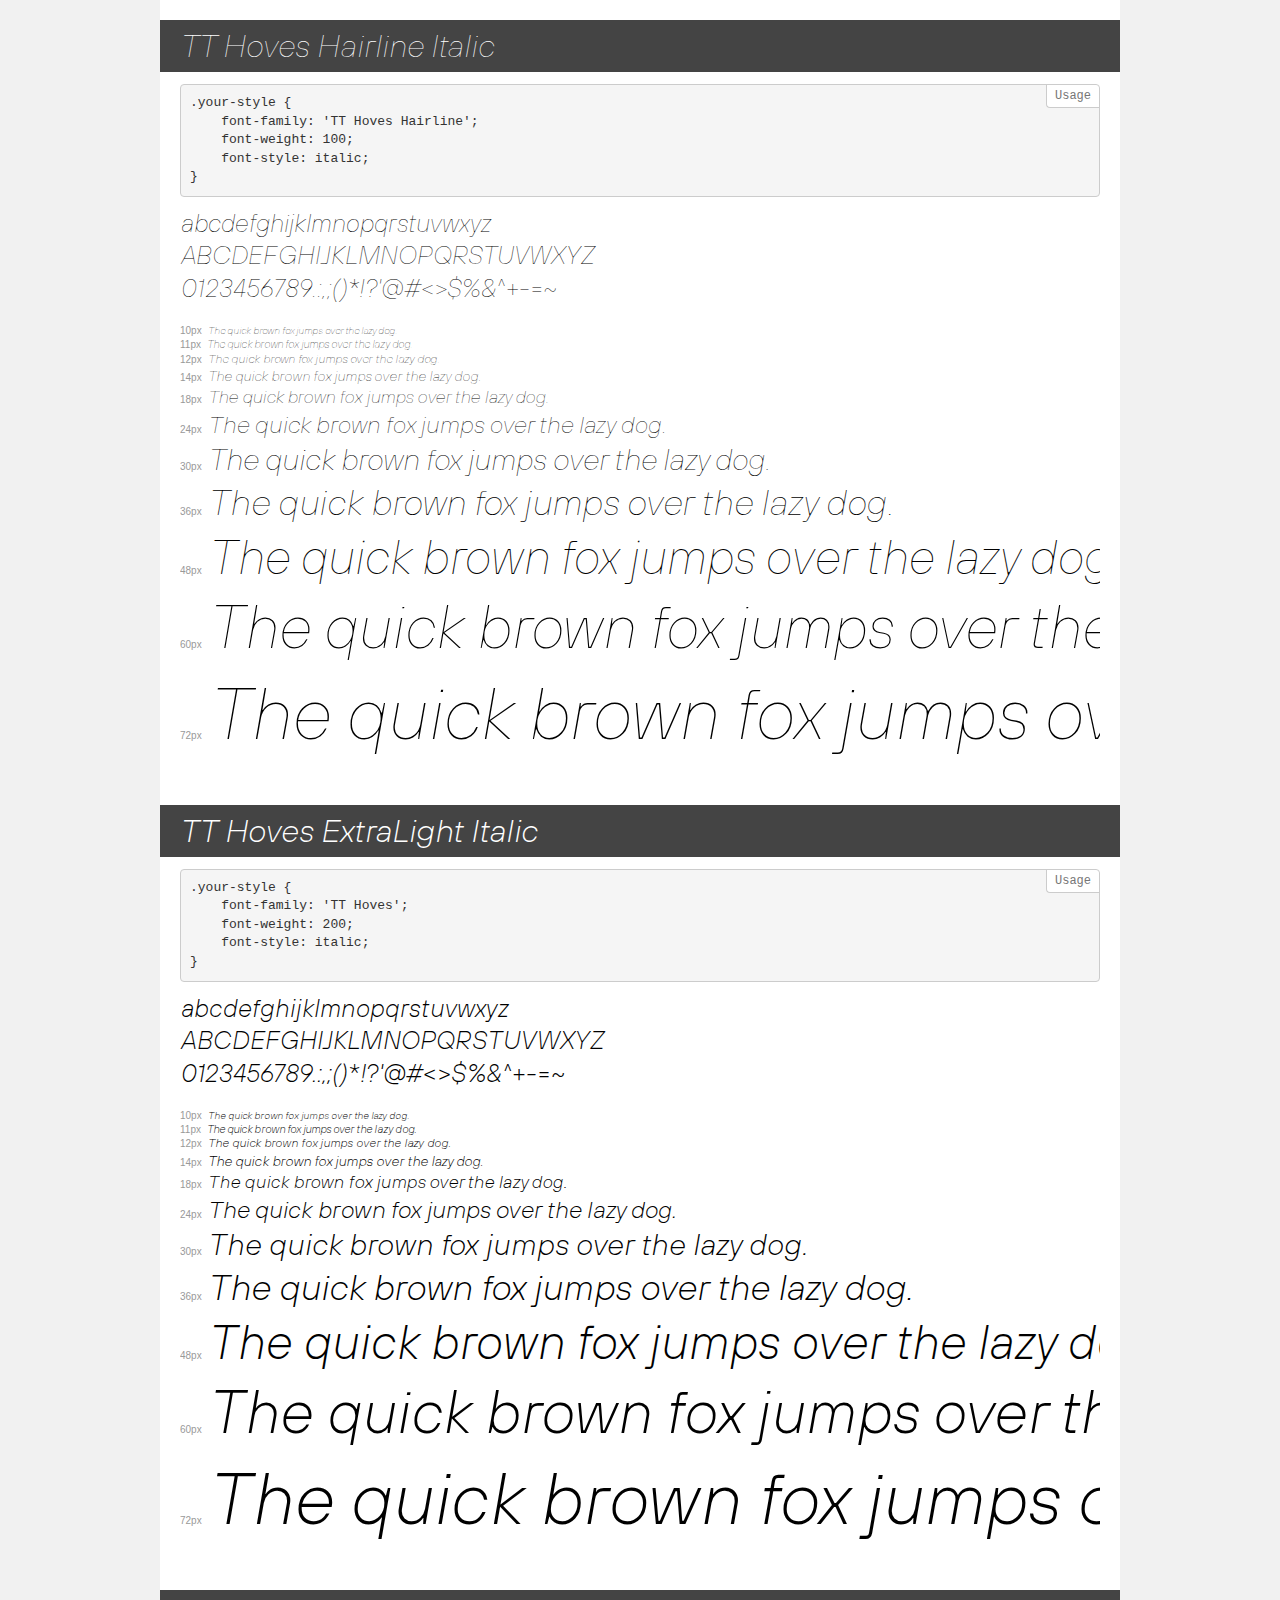
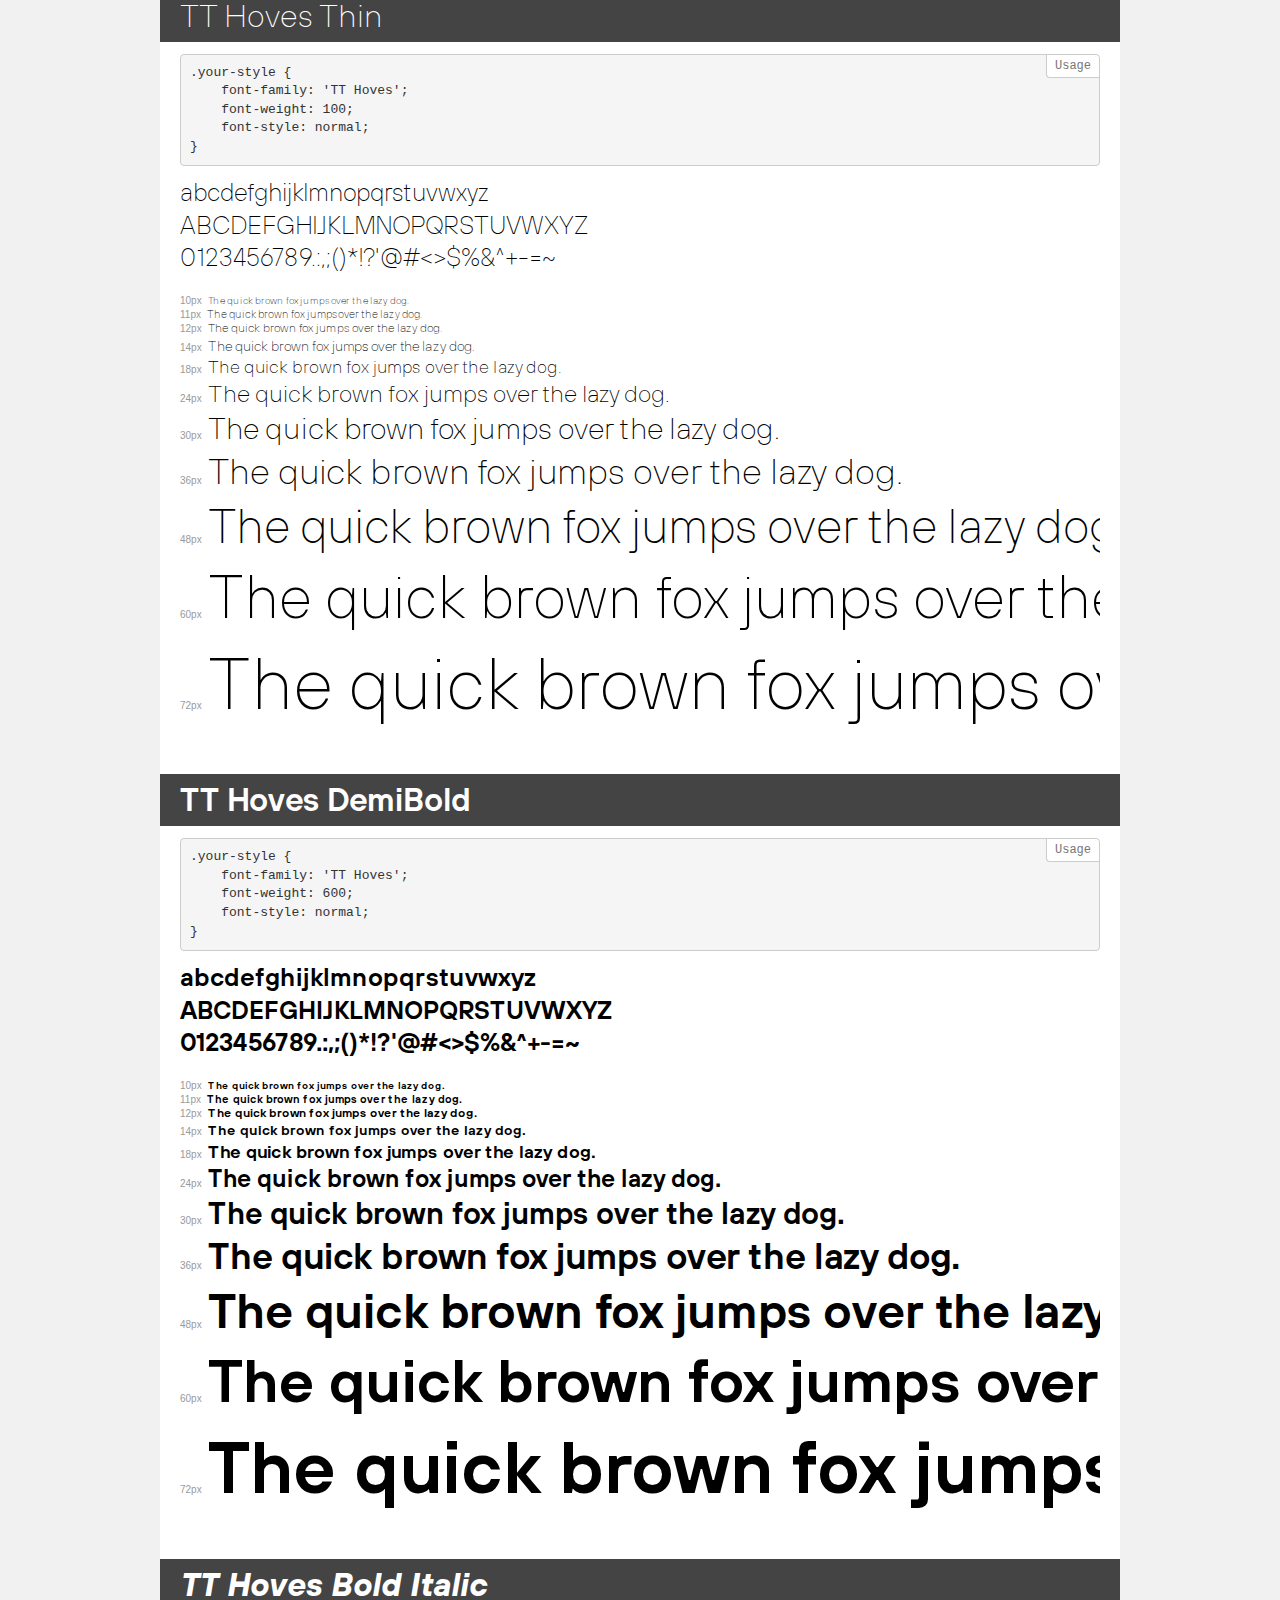
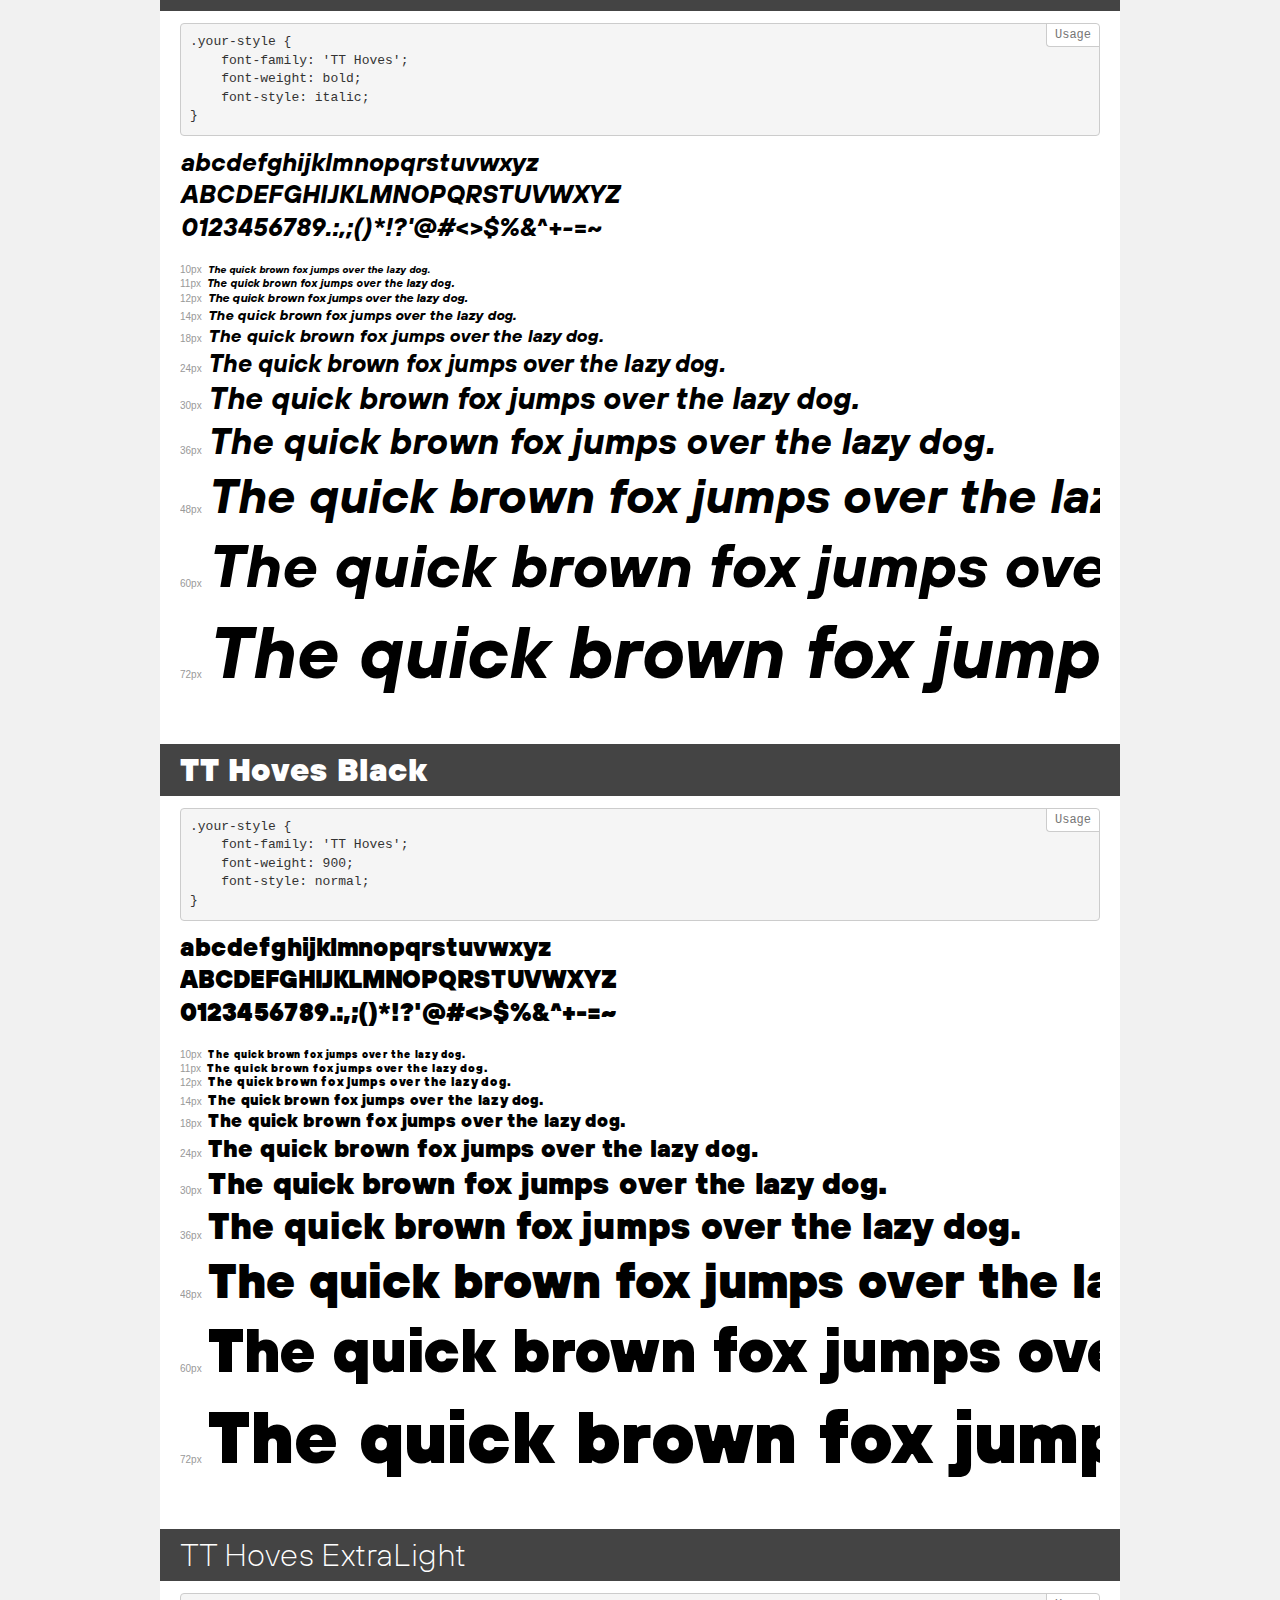
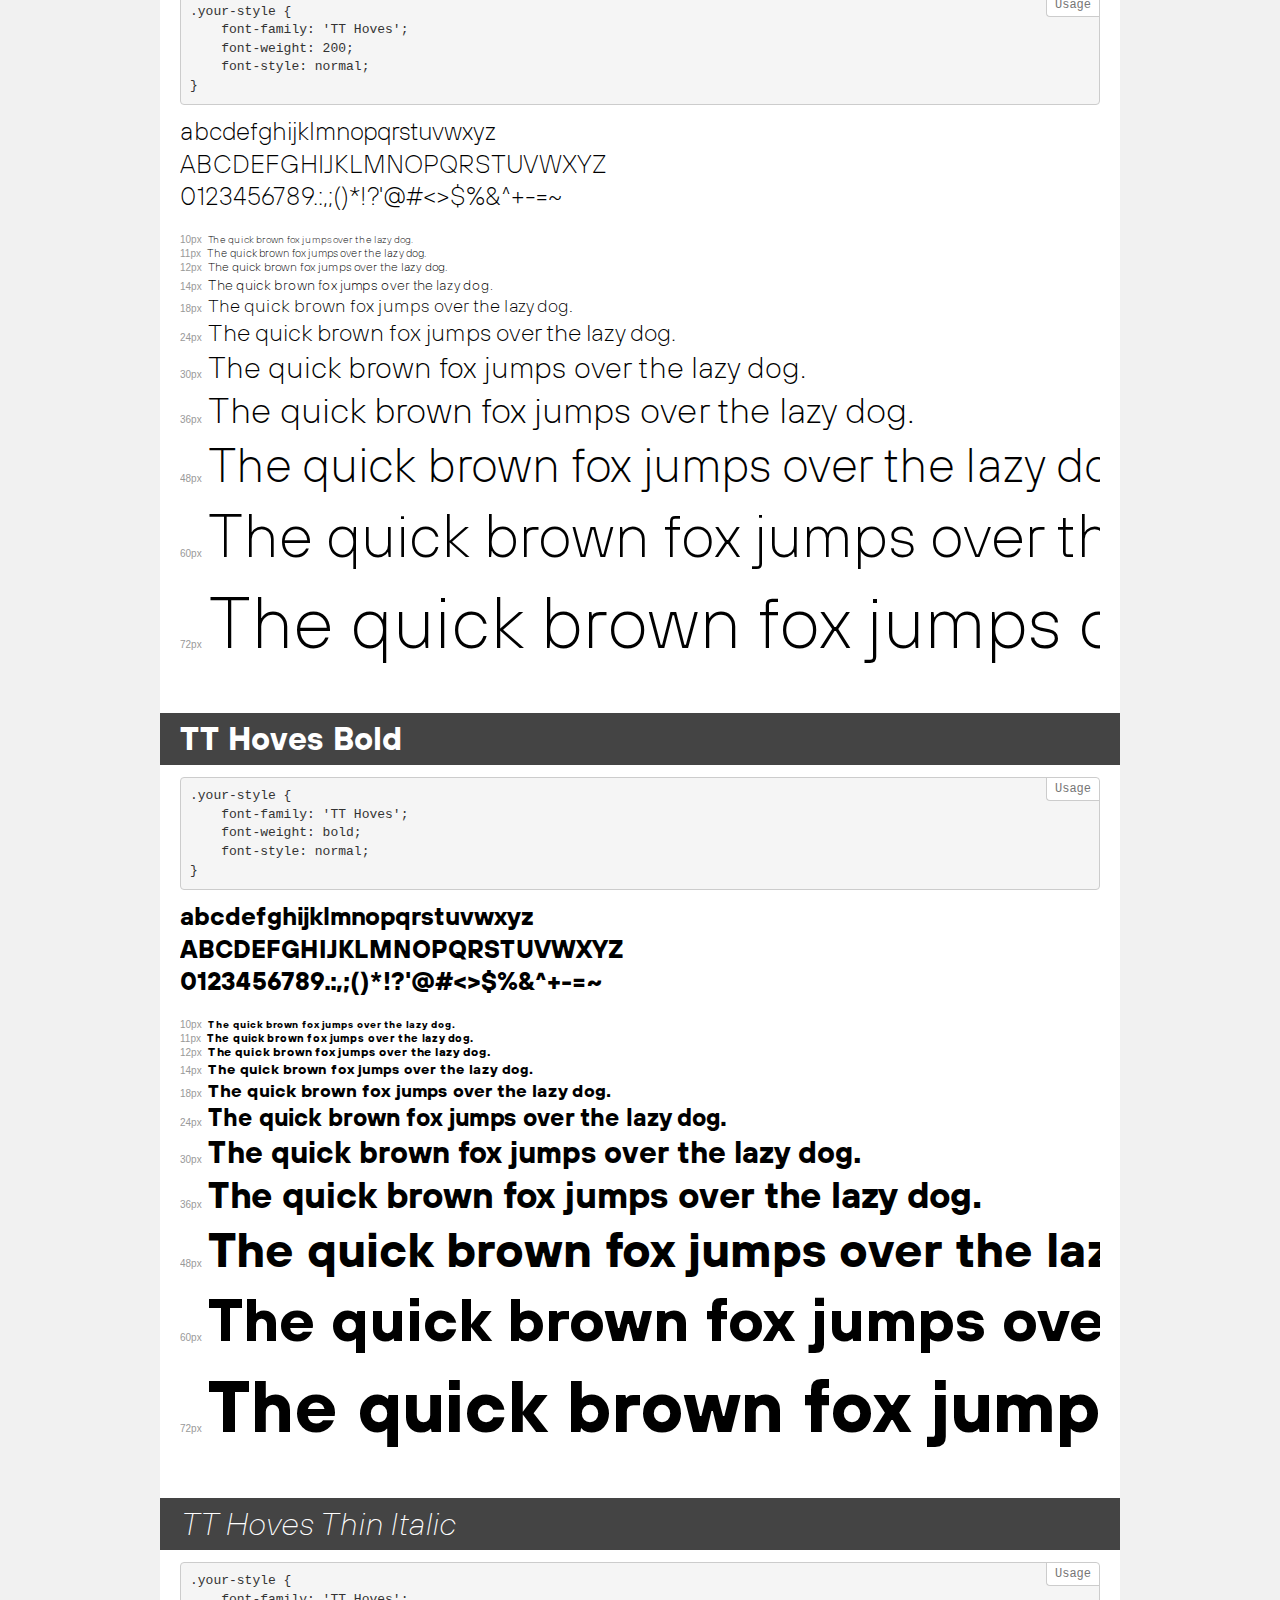
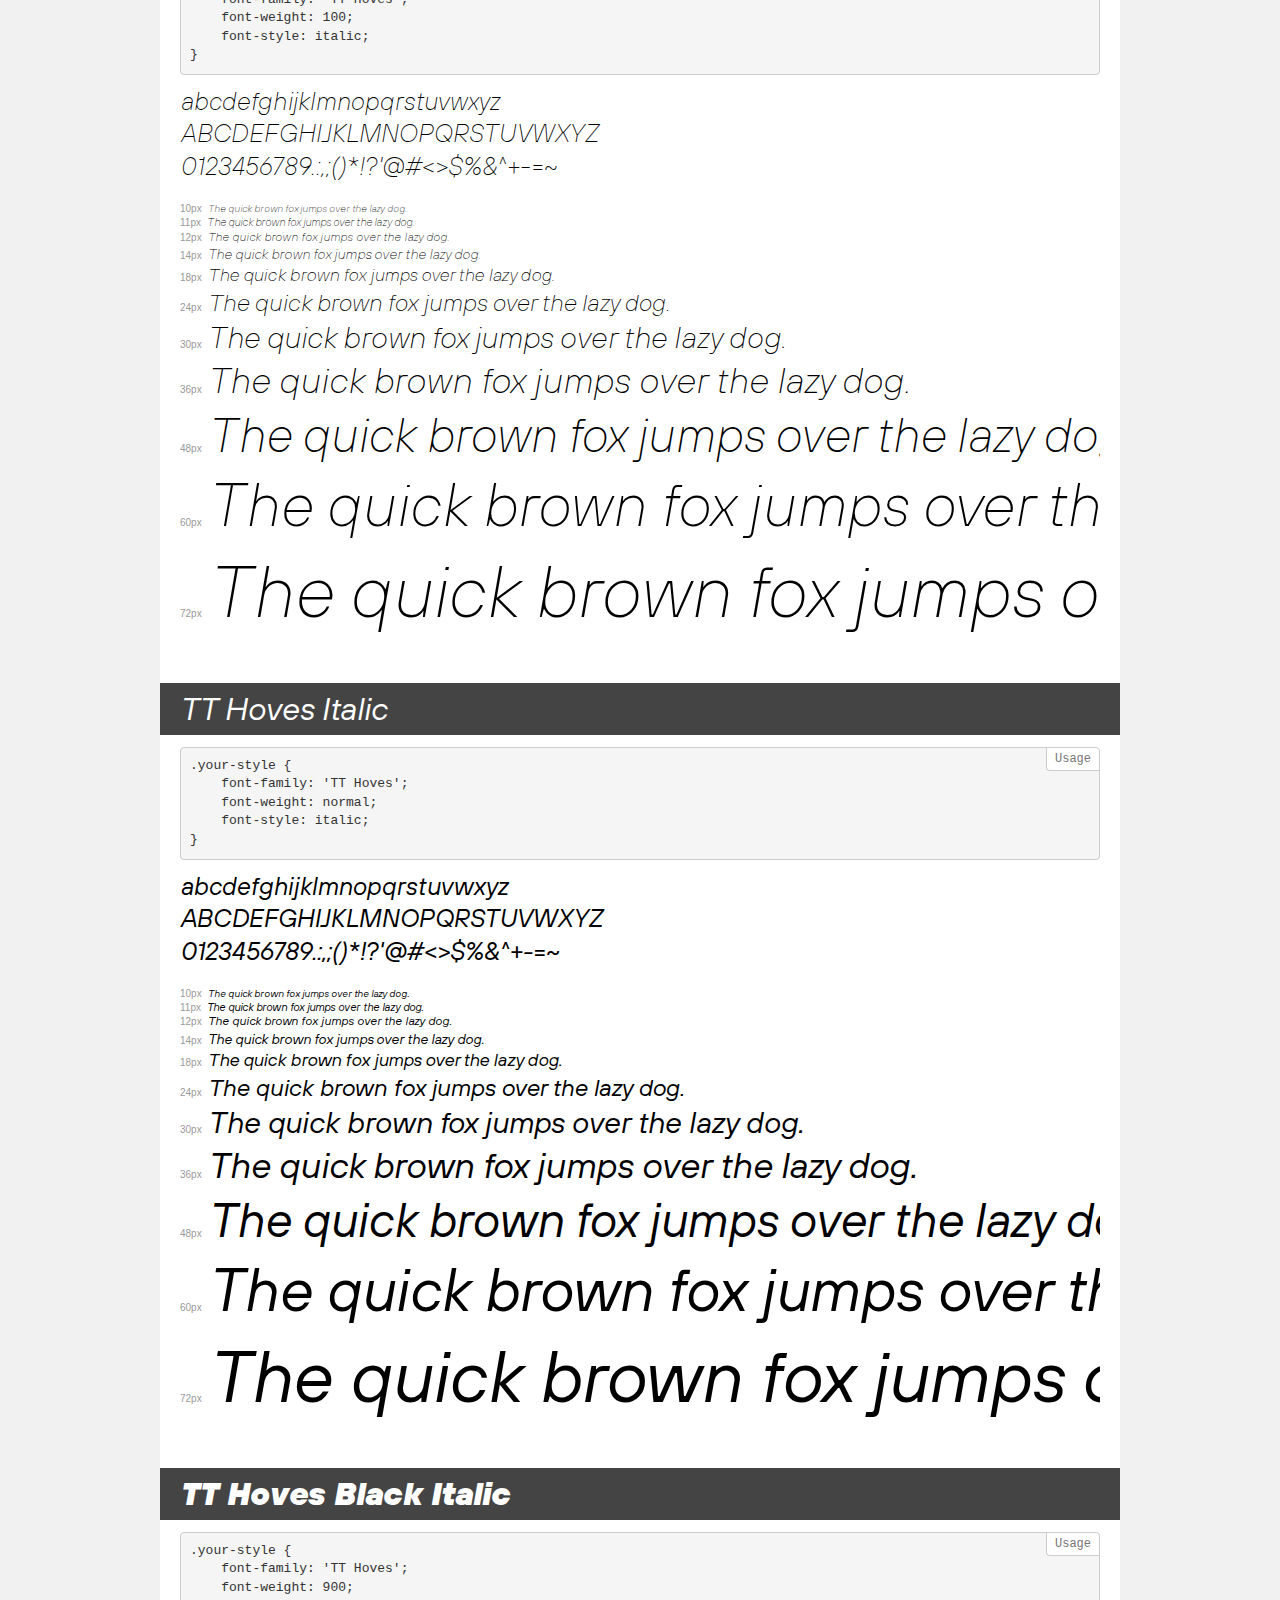
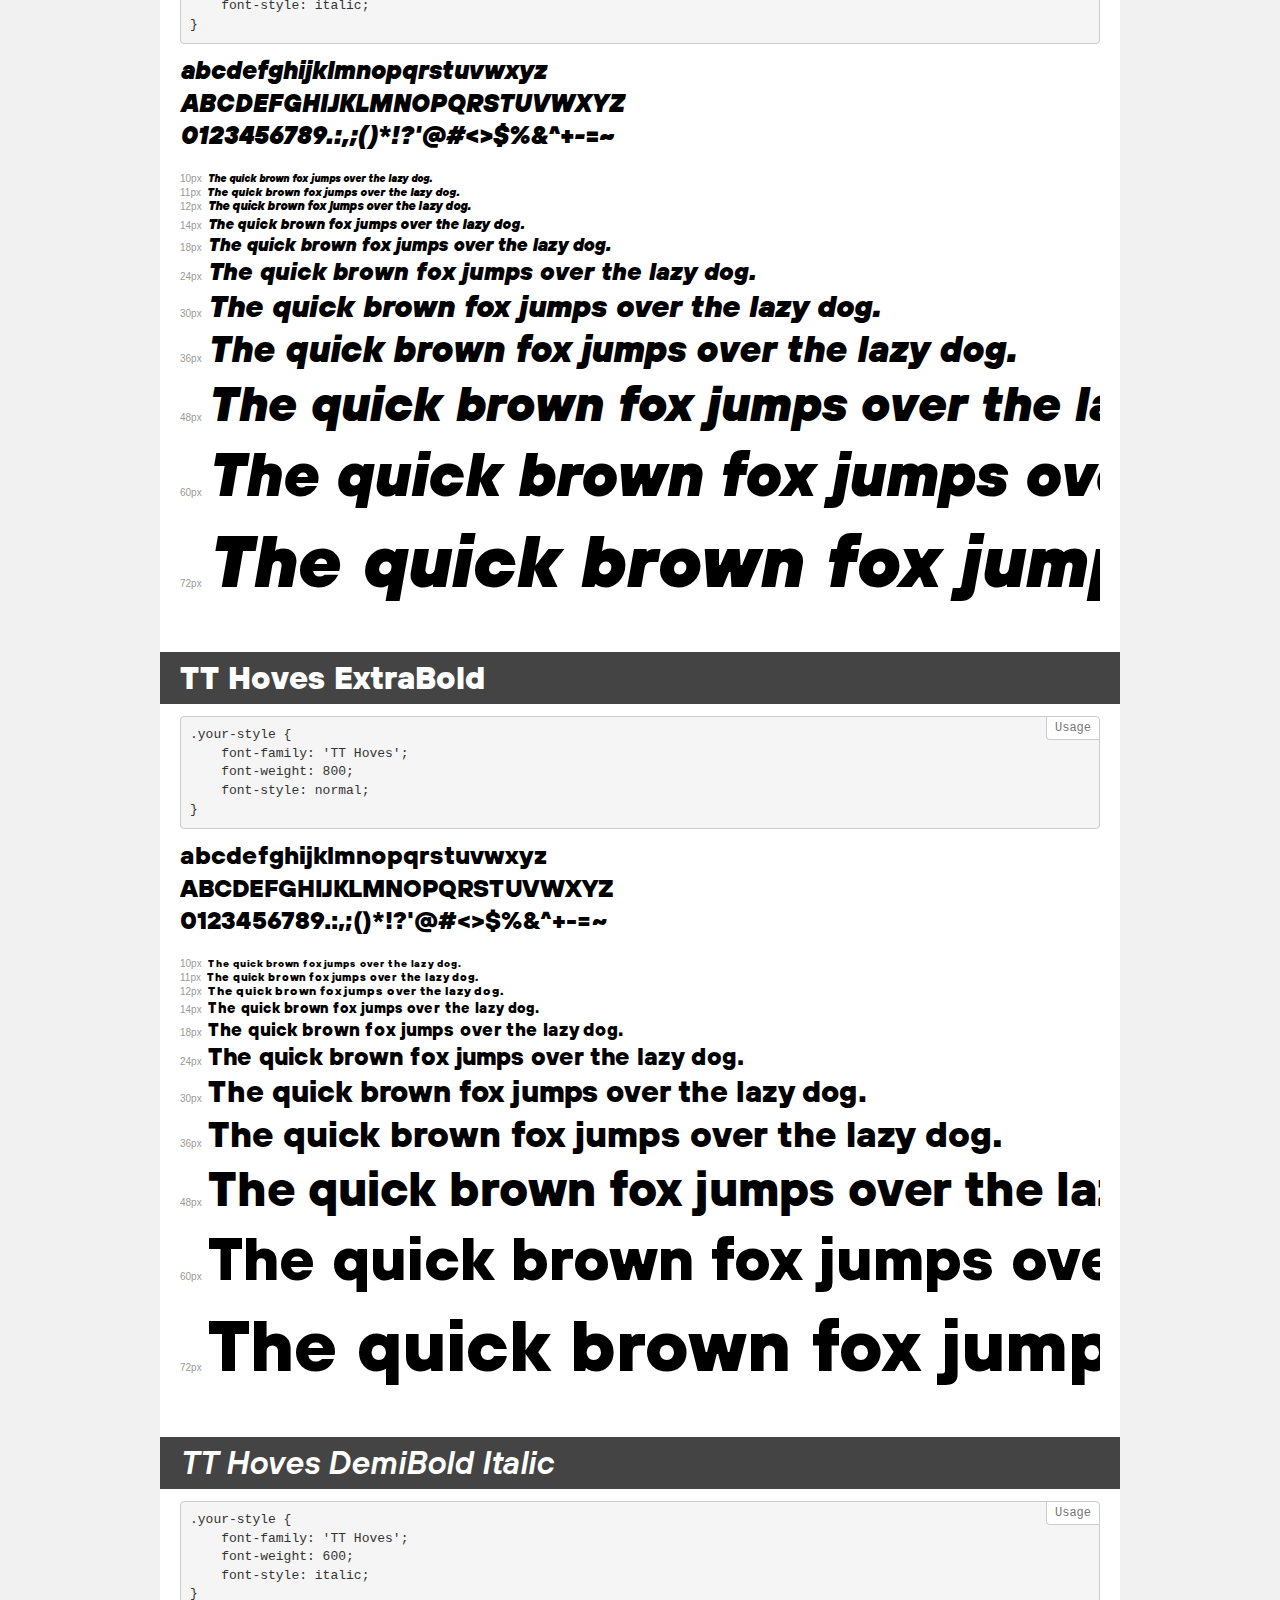
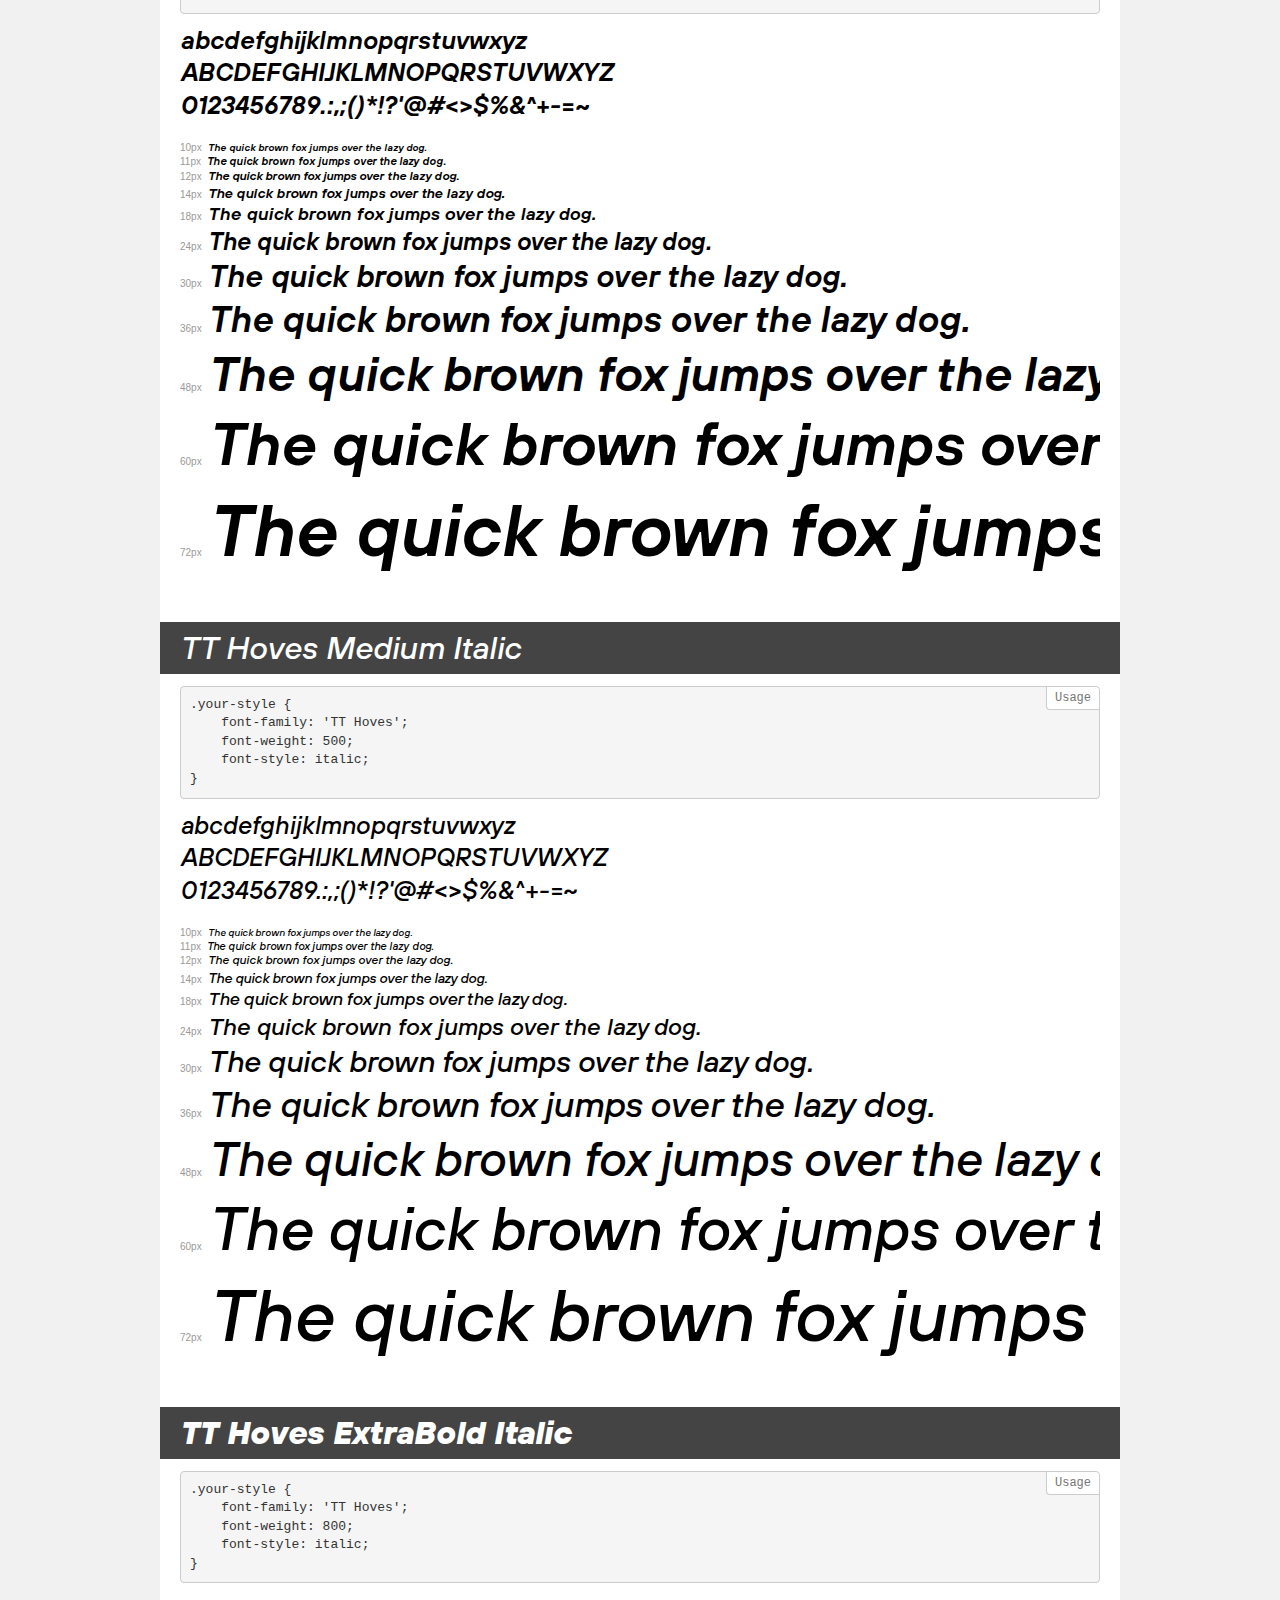
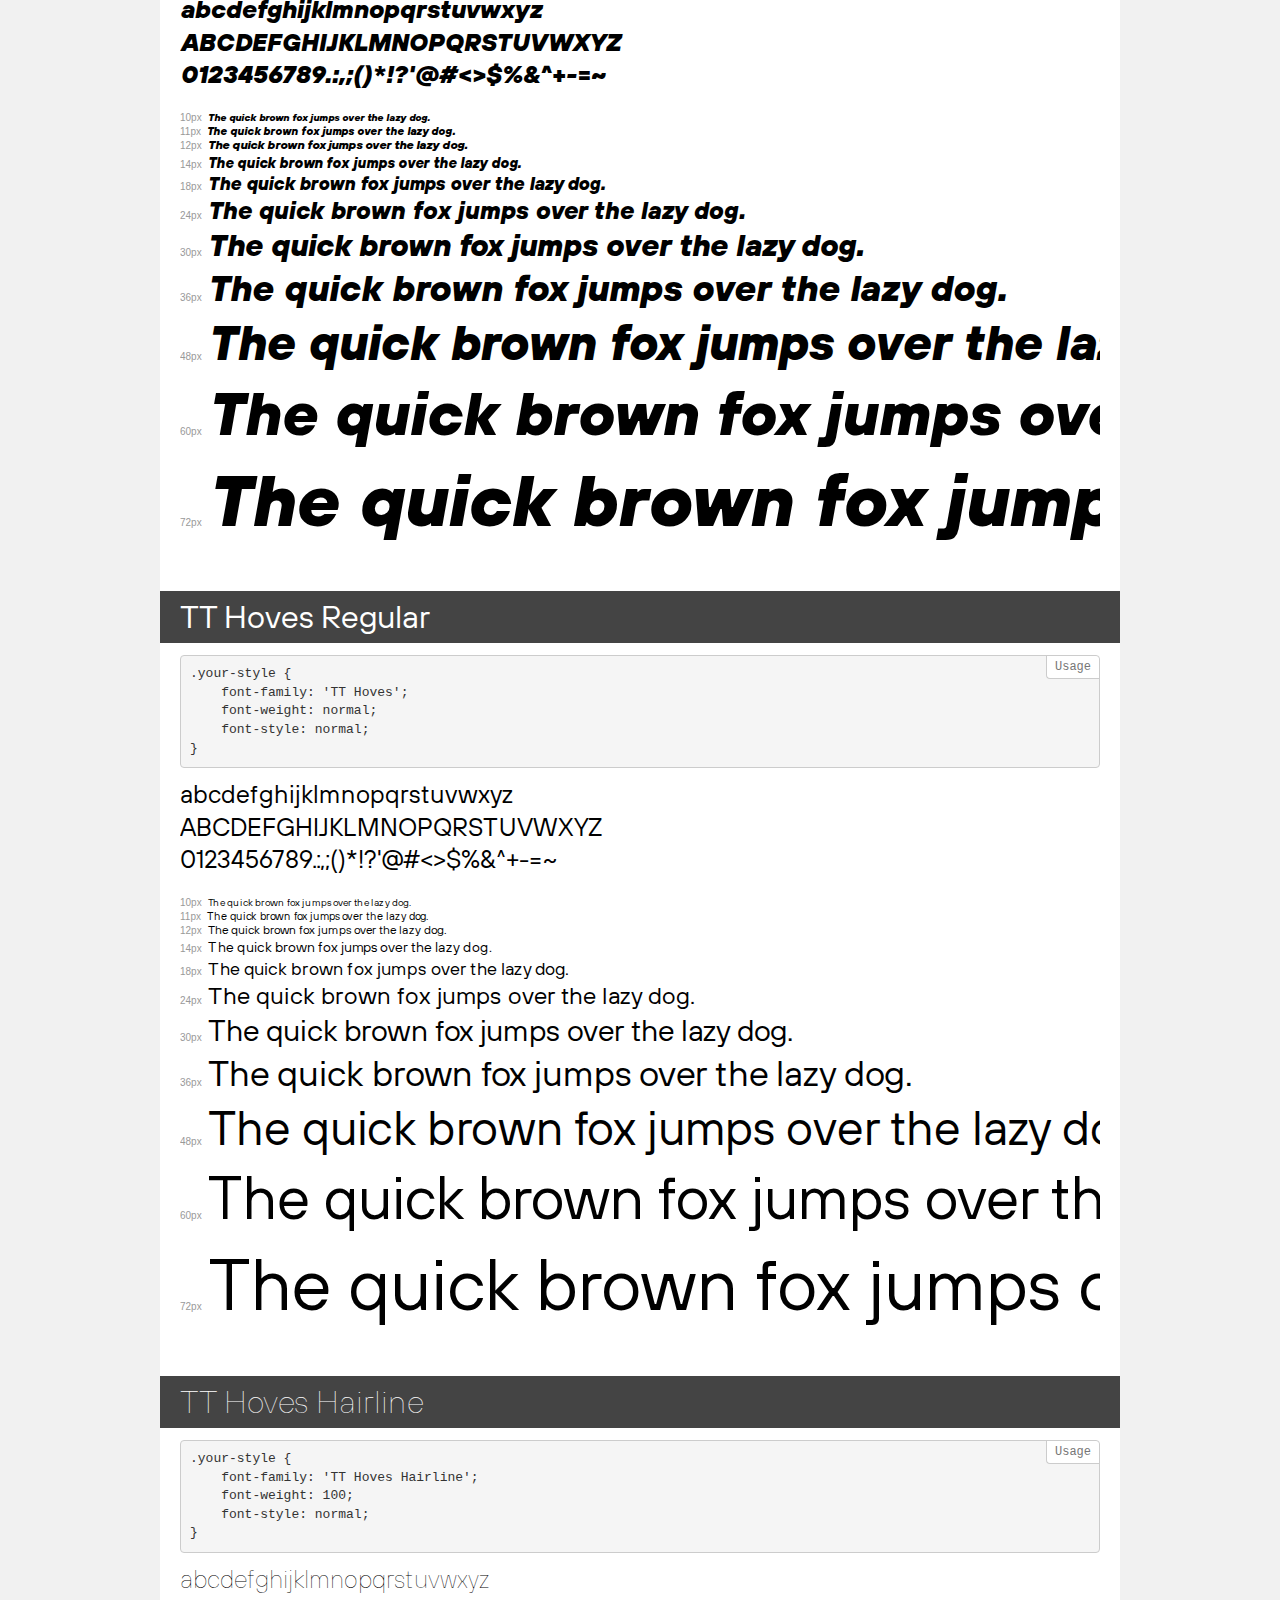
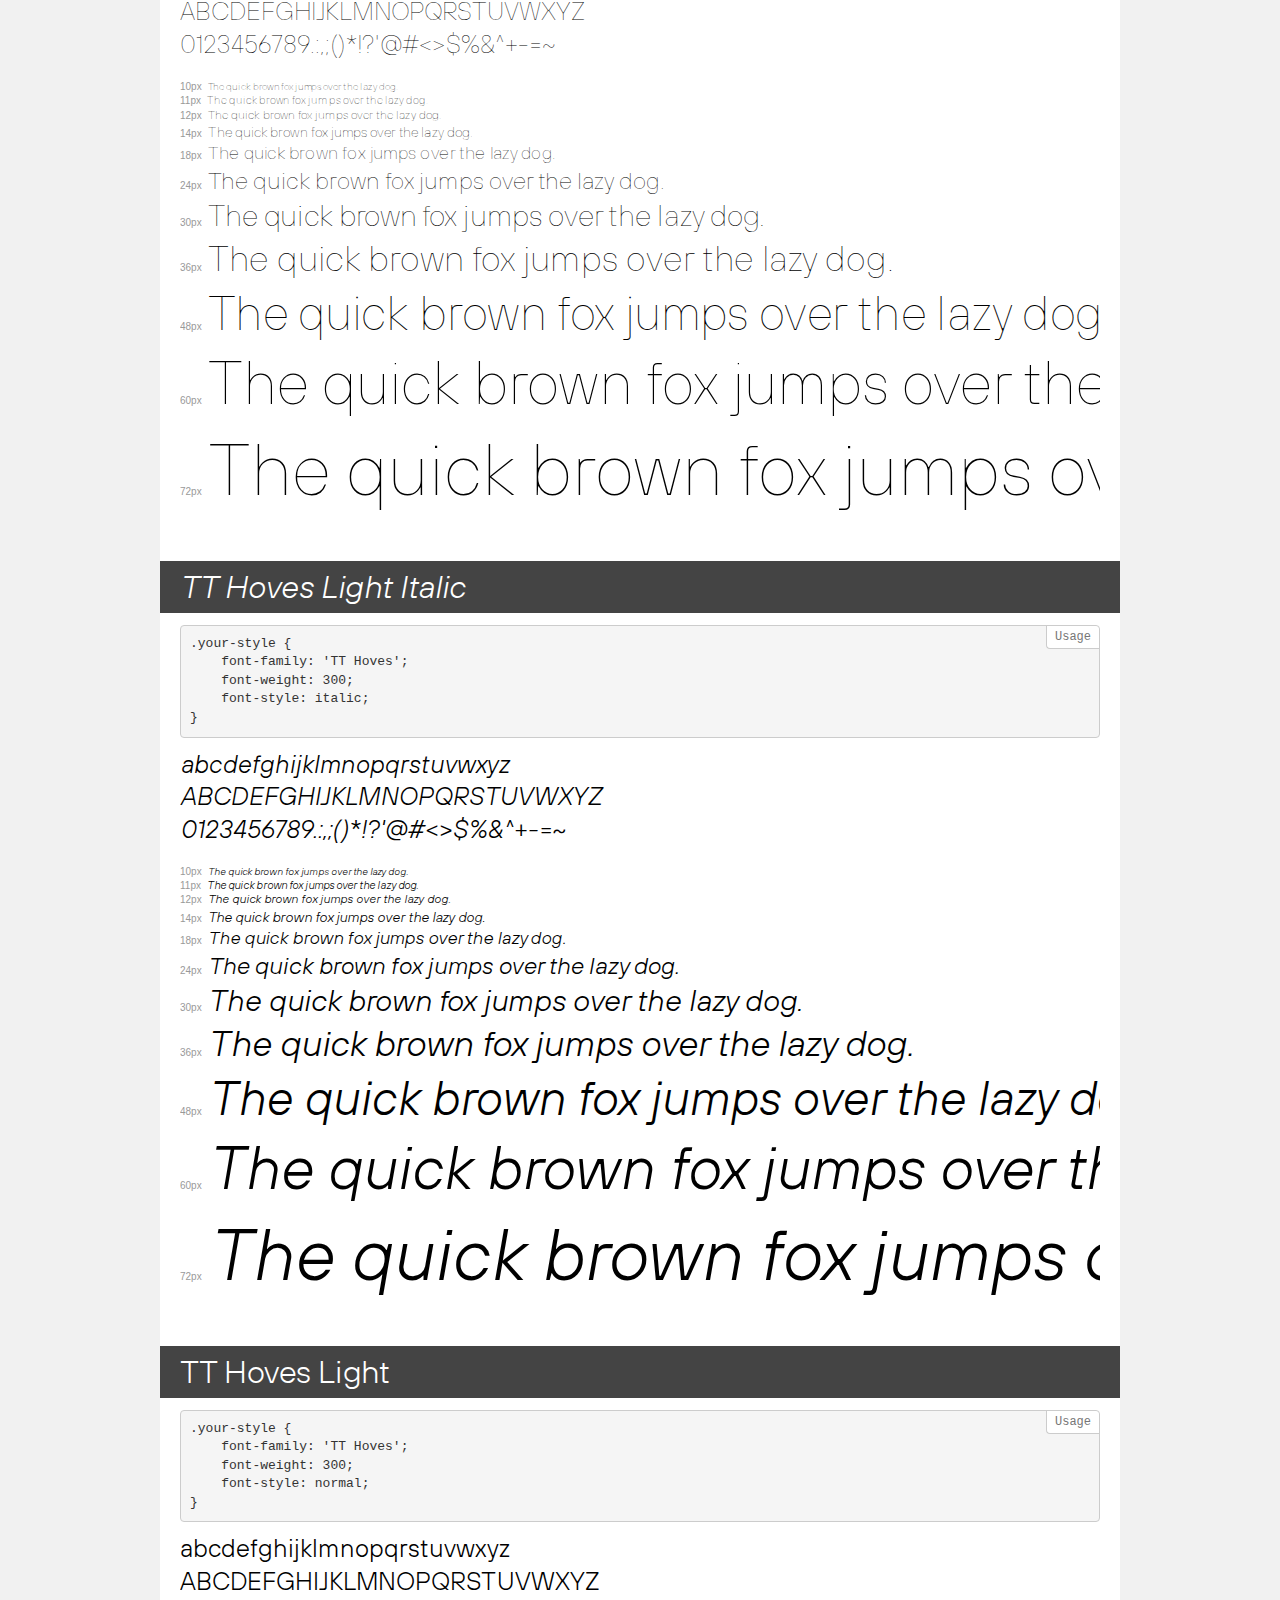
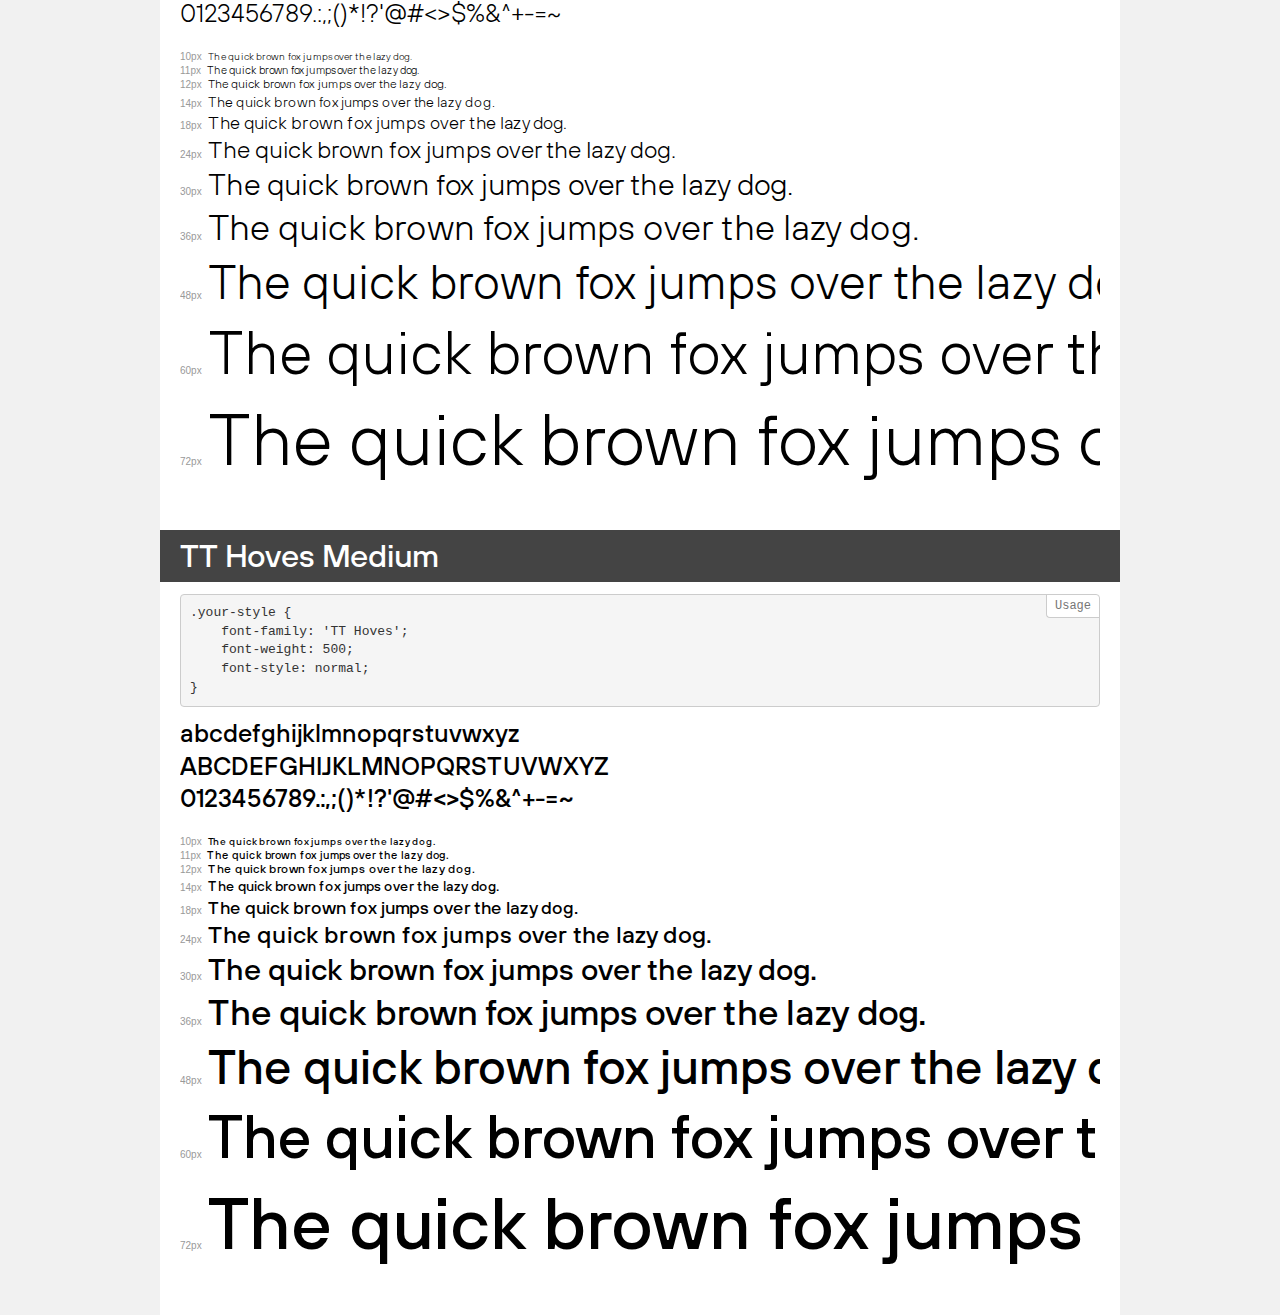
<file: fonts/demo.html>
<!DOCTYPE html>
<html>
<head>
    <meta charset="utf-8">
    <meta http-equiv="X-UA-Compatible" content="IE=edge">
    <meta name="viewport" content="width=device-width, initial-scale=1">
    <meta name="robots" content="noindex, noarchive">
    <meta name="format-detection" content="telephone=no">
    <title>Transfonter demo</title>
    <link href="stylesheet.css" rel="stylesheet">
    <style>
        /*
        http://meyerweb.com/eric/tools/css/reset/
        v2.0 | 20110126
        License: none (public domain)
        */
        html, body, div, span, applet, object, iframe,
        h1, h2, h3, h4, h5, h6, p, blockquote, pre,
        a, abbr, acronym, address, big, cite, code,
        del, dfn, em, img, ins, kbd, q, s, samp,
        small, strike, strong, sub, sup, tt, var,
        b, u, i, center,
        dl, dt, dd, ol, ul, li,
        fieldset, form, label, legend,
        table, caption, tbody, tfoot, thead, tr, th, td,
        article, aside, canvas, details, embed,
        figure, figcaption, footer, header, hgroup,
        menu, nav, output, ruby, section, summary,
        time, mark, audio, video {
            margin: 0;
            padding: 0;
            border: 0;
            font-size: 100%;
            font: inherit;
            vertical-align: baseline;
        }
        /* HTML5 display-role reset for older browsers */
        article, aside, details, figcaption, figure,
        footer, header, hgroup, menu, nav, section {
            display: block;
        }
        body {
            line-height: 1;
        }
        ol, ul {
            list-style: none;
        }
        blockquote, q {
            quotes: none;
        }
        blockquote:before, blockquote:after,
        q:before, q:after {
            content: '';
            content: none;
        }
        table {
            border-collapse: collapse;
            border-spacing: 0;
        }
        /* common styles */
        body {
            background: #f1f1f1;
            color: #000;
        }
        .page {
            background: #fff;
            width: 920px;
            margin: 0 auto;
            padding: 20px 20px 0 20px;
            overflow: hidden;
        }
        .font-container {
            overflow-x: auto;
            overflow-y: hidden;
            margin-bottom: 40px;
            line-height: 1.3;
            white-space: nowrap;
            padding-bottom: 5px;
        }
        h1 {
            position: relative;
            background: #444;
            font-size: 32px;
            color: #fff;
            padding: 10px 20px;
            margin: 0 -20px 12px -20px;
        }
        .letters {
            font-size: 25px;
            margin-bottom: 20px;
        }
        .s10:before {
            content: '10px';
        }
        .s11:before {
            content: '11px';
        }
        .s12:before {
            content: '12px';
        }
        .s14:before {
            content: '14px';
        }
        .s18:before {
            content: '18px';
        }
        .s24:before {
            content: '24px';
        }
        .s30:before {
            content: '30px';
        }
        .s36:before {
            content: '36px';
        }
        .s48:before {
            content: '48px';
        }
        .s60:before {
            content: '60px';
        }
        .s72:before {
            content: '72px';
        }
        .s10:before, .s11:before, .s12:before, .s14:before,
        .s18:before, .s24:before, .s30:before, .s36:before,
        .s48:before, .s60:before, .s72:before {
            font-family: Arial, sans-serif;
            font-size: 10px;
            font-weight: normal;
            font-style: normal;
            color: #999;
            padding-right: 6px;
        }
        pre {
            display: block;
            position: relative;
            padding: 9px;
            margin: 0 0 10px;
            font-family: Monaco, Menlo, Consolas, "Courier New", monospace !important;
            font-size: 13px;
            line-height: 1.428571429;
            color: #333;
            font-weight: normal !important;
            font-style: normal !important;
            background-color: #f5f5f5;
            border: 1px solid #ccc;
            overflow-x: auto;
            border-radius: 4px;
        }
        pre:after {
            display: block;
            position: absolute;
            right: 0;
            top: 0;
            content: 'Usage';
            line-height: 1;
            padding: 5px 8px;
            font-size: 12px;
            color: #767676;
            background-color: #fff;
            border: 1px solid #ccc;
            border-right: none;
            border-top: none;
            border-radius: 0 4px 0 4px;
            z-index: 10;
        }
        /* responsive */
        @media (max-width: 959px) {
            .page {
                width: auto;
                margin: 0;
            }
        }
    </style>
</head>
<body>
<div class="page">
    <div class="demo" style="font-family: 'TT Hoves Hairline'; font-weight: 100; font-style: italic;">
        <h1>TT Hoves Hairline Italic</h1>
        <pre>.your-style {
    font-family: 'TT Hoves Hairline';
    font-weight: 100;
    font-style: italic;
}</pre>
        <div class="font-container">
            <p class="letters">
                abcdefghijklmnopqrstuvwxyz<br>
ABCDEFGHIJKLMNOPQRSTUVWXYZ<br>
                0123456789.:,;()*!?'@#<>$%&^+-=~
            </p>
            <p class="s10" style="font-size: 10px;">The quick brown fox jumps over the lazy dog.</p>
            <p class="s11" style="font-size: 11px;">The quick brown fox jumps over the lazy dog.</p>
            <p class="s12" style="font-size: 12px;">The quick brown fox jumps over the lazy dog.</p>
            <p class="s14" style="font-size: 14px;">The quick brown fox jumps over the lazy dog.</p>
            <p class="s18" style="font-size: 18px;">The quick brown fox jumps over the lazy dog.</p>
            <p class="s24" style="font-size: 24px;">The quick brown fox jumps over the lazy dog.</p>
            <p class="s30" style="font-size: 30px;">The quick brown fox jumps over the lazy dog.</p>
            <p class="s36" style="font-size: 36px;">The quick brown fox jumps over the lazy dog.</p>
            <p class="s48" style="font-size: 48px;">The quick brown fox jumps over the lazy dog.</p>
            <p class="s60" style="font-size: 60px;">The quick brown fox jumps over the lazy dog.</p>
            <p class="s72" style="font-size: 72px;">The quick brown fox jumps over the lazy dog.</p>
        </div>
    </div>
    <div class="demo" style="font-family: 'TT Hoves'; font-weight: 200; font-style: italic;">
        <h1>TT Hoves ExtraLight Italic</h1>
        <pre>.your-style {
    font-family: 'TT Hoves';
    font-weight: 200;
    font-style: italic;
}</pre>
        <div class="font-container">
            <p class="letters">
                abcdefghijklmnopqrstuvwxyz<br>
ABCDEFGHIJKLMNOPQRSTUVWXYZ<br>
                0123456789.:,;()*!?'@#<>$%&^+-=~
            </p>
            <p class="s10" style="font-size: 10px;">The quick brown fox jumps over the lazy dog.</p>
            <p class="s11" style="font-size: 11px;">The quick brown fox jumps over the lazy dog.</p>
            <p class="s12" style="font-size: 12px;">The quick brown fox jumps over the lazy dog.</p>
            <p class="s14" style="font-size: 14px;">The quick brown fox jumps over the lazy dog.</p>
            <p class="s18" style="font-size: 18px;">The quick brown fox jumps over the lazy dog.</p>
            <p class="s24" style="font-size: 24px;">The quick brown fox jumps over the lazy dog.</p>
            <p class="s30" style="font-size: 30px;">The quick brown fox jumps over the lazy dog.</p>
            <p class="s36" style="font-size: 36px;">The quick brown fox jumps over the lazy dog.</p>
            <p class="s48" style="font-size: 48px;">The quick brown fox jumps over the lazy dog.</p>
            <p class="s60" style="font-size: 60px;">The quick brown fox jumps over the lazy dog.</p>
            <p class="s72" style="font-size: 72px;">The quick brown fox jumps over the lazy dog.</p>
        </div>
    </div>
    <div class="demo" style="font-family: 'TT Hoves'; font-weight: 100; font-style: normal;">
        <h1>TT Hoves Thin</h1>
        <pre>.your-style {
    font-family: 'TT Hoves';
    font-weight: 100;
    font-style: normal;
}</pre>
        <div class="font-container">
            <p class="letters">
                abcdefghijklmnopqrstuvwxyz<br>
ABCDEFGHIJKLMNOPQRSTUVWXYZ<br>
                0123456789.:,;()*!?'@#<>$%&^+-=~
            </p>
            <p class="s10" style="font-size: 10px;">The quick brown fox jumps over the lazy dog.</p>
            <p class="s11" style="font-size: 11px;">The quick brown fox jumps over the lazy dog.</p>
            <p class="s12" style="font-size: 12px;">The quick brown fox jumps over the lazy dog.</p>
            <p class="s14" style="font-size: 14px;">The quick brown fox jumps over the lazy dog.</p>
            <p class="s18" style="font-size: 18px;">The quick brown fox jumps over the lazy dog.</p>
            <p class="s24" style="font-size: 24px;">The quick brown fox jumps over the lazy dog.</p>
            <p class="s30" style="font-size: 30px;">The quick brown fox jumps over the lazy dog.</p>
            <p class="s36" style="font-size: 36px;">The quick brown fox jumps over the lazy dog.</p>
            <p class="s48" style="font-size: 48px;">The quick brown fox jumps over the lazy dog.</p>
            <p class="s60" style="font-size: 60px;">The quick brown fox jumps over the lazy dog.</p>
            <p class="s72" style="font-size: 72px;">The quick brown fox jumps over the lazy dog.</p>
        </div>
    </div>
    <div class="demo" style="font-family: 'TT Hoves'; font-weight: 600; font-style: normal;">
        <h1>TT Hoves DemiBold</h1>
        <pre>.your-style {
    font-family: 'TT Hoves';
    font-weight: 600;
    font-style: normal;
}</pre>
        <div class="font-container">
            <p class="letters">
                abcdefghijklmnopqrstuvwxyz<br>
ABCDEFGHIJKLMNOPQRSTUVWXYZ<br>
                0123456789.:,;()*!?'@#<>$%&^+-=~
            </p>
            <p class="s10" style="font-size: 10px;">The quick brown fox jumps over the lazy dog.</p>
            <p class="s11" style="font-size: 11px;">The quick brown fox jumps over the lazy dog.</p>
            <p class="s12" style="font-size: 12px;">The quick brown fox jumps over the lazy dog.</p>
            <p class="s14" style="font-size: 14px;">The quick brown fox jumps over the lazy dog.</p>
            <p class="s18" style="font-size: 18px;">The quick brown fox jumps over the lazy dog.</p>
            <p class="s24" style="font-size: 24px;">The quick brown fox jumps over the lazy dog.</p>
            <p class="s30" style="font-size: 30px;">The quick brown fox jumps over the lazy dog.</p>
            <p class="s36" style="font-size: 36px;">The quick brown fox jumps over the lazy dog.</p>
            <p class="s48" style="font-size: 48px;">The quick brown fox jumps over the lazy dog.</p>
            <p class="s60" style="font-size: 60px;">The quick brown fox jumps over the lazy dog.</p>
            <p class="s72" style="font-size: 72px;">The quick brown fox jumps over the lazy dog.</p>
        </div>
    </div>
    <div class="demo" style="font-family: 'TT Hoves'; font-weight: bold; font-style: italic;">
        <h1>TT Hoves Bold Italic</h1>
        <pre>.your-style {
    font-family: 'TT Hoves';
    font-weight: bold;
    font-style: italic;
}</pre>
        <div class="font-container">
            <p class="letters">
                abcdefghijklmnopqrstuvwxyz<br>
ABCDEFGHIJKLMNOPQRSTUVWXYZ<br>
                0123456789.:,;()*!?'@#<>$%&^+-=~
            </p>
            <p class="s10" style="font-size: 10px;">The quick brown fox jumps over the lazy dog.</p>
            <p class="s11" style="font-size: 11px;">The quick brown fox jumps over the lazy dog.</p>
            <p class="s12" style="font-size: 12px;">The quick brown fox jumps over the lazy dog.</p>
            <p class="s14" style="font-size: 14px;">The quick brown fox jumps over the lazy dog.</p>
            <p class="s18" style="font-size: 18px;">The quick brown fox jumps over the lazy dog.</p>
            <p class="s24" style="font-size: 24px;">The quick brown fox jumps over the lazy dog.</p>
            <p class="s30" style="font-size: 30px;">The quick brown fox jumps over the lazy dog.</p>
            <p class="s36" style="font-size: 36px;">The quick brown fox jumps over the lazy dog.</p>
            <p class="s48" style="font-size: 48px;">The quick brown fox jumps over the lazy dog.</p>
            <p class="s60" style="font-size: 60px;">The quick brown fox jumps over the lazy dog.</p>
            <p class="s72" style="font-size: 72px;">The quick brown fox jumps over the lazy dog.</p>
        </div>
    </div>
    <div class="demo" style="font-family: 'TT Hoves'; font-weight: 900; font-style: normal;">
        <h1>TT Hoves Black</h1>
        <pre>.your-style {
    font-family: 'TT Hoves';
    font-weight: 900;
    font-style: normal;
}</pre>
        <div class="font-container">
            <p class="letters">
                abcdefghijklmnopqrstuvwxyz<br>
ABCDEFGHIJKLMNOPQRSTUVWXYZ<br>
                0123456789.:,;()*!?'@#<>$%&^+-=~
            </p>
            <p class="s10" style="font-size: 10px;">The quick brown fox jumps over the lazy dog.</p>
            <p class="s11" style="font-size: 11px;">The quick brown fox jumps over the lazy dog.</p>
            <p class="s12" style="font-size: 12px;">The quick brown fox jumps over the lazy dog.</p>
            <p class="s14" style="font-size: 14px;">The quick brown fox jumps over the lazy dog.</p>
            <p class="s18" style="font-size: 18px;">The quick brown fox jumps over the lazy dog.</p>
            <p class="s24" style="font-size: 24px;">The quick brown fox jumps over the lazy dog.</p>
            <p class="s30" style="font-size: 30px;">The quick brown fox jumps over the lazy dog.</p>
            <p class="s36" style="font-size: 36px;">The quick brown fox jumps over the lazy dog.</p>
            <p class="s48" style="font-size: 48px;">The quick brown fox jumps over the lazy dog.</p>
            <p class="s60" style="font-size: 60px;">The quick brown fox jumps over the lazy dog.</p>
            <p class="s72" style="font-size: 72px;">The quick brown fox jumps over the lazy dog.</p>
        </div>
    </div>
    <div class="demo" style="font-family: 'TT Hoves'; font-weight: 200; font-style: normal;">
        <h1>TT Hoves ExtraLight</h1>
        <pre>.your-style {
    font-family: 'TT Hoves';
    font-weight: 200;
    font-style: normal;
}</pre>
        <div class="font-container">
            <p class="letters">
                abcdefghijklmnopqrstuvwxyz<br>
ABCDEFGHIJKLMNOPQRSTUVWXYZ<br>
                0123456789.:,;()*!?'@#<>$%&^+-=~
            </p>
            <p class="s10" style="font-size: 10px;">The quick brown fox jumps over the lazy dog.</p>
            <p class="s11" style="font-size: 11px;">The quick brown fox jumps over the lazy dog.</p>
            <p class="s12" style="font-size: 12px;">The quick brown fox jumps over the lazy dog.</p>
            <p class="s14" style="font-size: 14px;">The quick brown fox jumps over the lazy dog.</p>
            <p class="s18" style="font-size: 18px;">The quick brown fox jumps over the lazy dog.</p>
            <p class="s24" style="font-size: 24px;">The quick brown fox jumps over the lazy dog.</p>
            <p class="s30" style="font-size: 30px;">The quick brown fox jumps over the lazy dog.</p>
            <p class="s36" style="font-size: 36px;">The quick brown fox jumps over the lazy dog.</p>
            <p class="s48" style="font-size: 48px;">The quick brown fox jumps over the lazy dog.</p>
            <p class="s60" style="font-size: 60px;">The quick brown fox jumps over the lazy dog.</p>
            <p class="s72" style="font-size: 72px;">The quick brown fox jumps over the lazy dog.</p>
        </div>
    </div>
    <div class="demo" style="font-family: 'TT Hoves'; font-weight: bold; font-style: normal;">
        <h1>TT Hoves Bold</h1>
        <pre>.your-style {
    font-family: 'TT Hoves';
    font-weight: bold;
    font-style: normal;
}</pre>
        <div class="font-container">
            <p class="letters">
                abcdefghijklmnopqrstuvwxyz<br>
ABCDEFGHIJKLMNOPQRSTUVWXYZ<br>
                0123456789.:,;()*!?'@#<>$%&^+-=~
            </p>
            <p class="s10" style="font-size: 10px;">The quick brown fox jumps over the lazy dog.</p>
            <p class="s11" style="font-size: 11px;">The quick brown fox jumps over the lazy dog.</p>
            <p class="s12" style="font-size: 12px;">The quick brown fox jumps over the lazy dog.</p>
            <p class="s14" style="font-size: 14px;">The quick brown fox jumps over the lazy dog.</p>
            <p class="s18" style="font-size: 18px;">The quick brown fox jumps over the lazy dog.</p>
            <p class="s24" style="font-size: 24px;">The quick brown fox jumps over the lazy dog.</p>
            <p class="s30" style="font-size: 30px;">The quick brown fox jumps over the lazy dog.</p>
            <p class="s36" style="font-size: 36px;">The quick brown fox jumps over the lazy dog.</p>
            <p class="s48" style="font-size: 48px;">The quick brown fox jumps over the lazy dog.</p>
            <p class="s60" style="font-size: 60px;">The quick brown fox jumps over the lazy dog.</p>
            <p class="s72" style="font-size: 72px;">The quick brown fox jumps over the lazy dog.</p>
        </div>
    </div>
    <div class="demo" style="font-family: 'TT Hoves'; font-weight: 100; font-style: italic;">
        <h1>TT Hoves Thin Italic</h1>
        <pre>.your-style {
    font-family: 'TT Hoves';
    font-weight: 100;
    font-style: italic;
}</pre>
        <div class="font-container">
            <p class="letters">
                abcdefghijklmnopqrstuvwxyz<br>
ABCDEFGHIJKLMNOPQRSTUVWXYZ<br>
                0123456789.:,;()*!?'@#<>$%&^+-=~
            </p>
            <p class="s10" style="font-size: 10px;">The quick brown fox jumps over the lazy dog.</p>
            <p class="s11" style="font-size: 11px;">The quick brown fox jumps over the lazy dog.</p>
            <p class="s12" style="font-size: 12px;">The quick brown fox jumps over the lazy dog.</p>
            <p class="s14" style="font-size: 14px;">The quick brown fox jumps over the lazy dog.</p>
            <p class="s18" style="font-size: 18px;">The quick brown fox jumps over the lazy dog.</p>
            <p class="s24" style="font-size: 24px;">The quick brown fox jumps over the lazy dog.</p>
            <p class="s30" style="font-size: 30px;">The quick brown fox jumps over the lazy dog.</p>
            <p class="s36" style="font-size: 36px;">The quick brown fox jumps over the lazy dog.</p>
            <p class="s48" style="font-size: 48px;">The quick brown fox jumps over the lazy dog.</p>
            <p class="s60" style="font-size: 60px;">The quick brown fox jumps over the lazy dog.</p>
            <p class="s72" style="font-size: 72px;">The quick brown fox jumps over the lazy dog.</p>
        </div>
    </div>
    <div class="demo" style="font-family: 'TT Hoves'; font-weight: normal; font-style: italic;">
        <h1>TT Hoves Italic</h1>
        <pre>.your-style {
    font-family: 'TT Hoves';
    font-weight: normal;
    font-style: italic;
}</pre>
        <div class="font-container">
            <p class="letters">
                abcdefghijklmnopqrstuvwxyz<br>
ABCDEFGHIJKLMNOPQRSTUVWXYZ<br>
                0123456789.:,;()*!?'@#<>$%&^+-=~
            </p>
            <p class="s10" style="font-size: 10px;">The quick brown fox jumps over the lazy dog.</p>
            <p class="s11" style="font-size: 11px;">The quick brown fox jumps over the lazy dog.</p>
            <p class="s12" style="font-size: 12px;">The quick brown fox jumps over the lazy dog.</p>
            <p class="s14" style="font-size: 14px;">The quick brown fox jumps over the lazy dog.</p>
            <p class="s18" style="font-size: 18px;">The quick brown fox jumps over the lazy dog.</p>
            <p class="s24" style="font-size: 24px;">The quick brown fox jumps over the lazy dog.</p>
            <p class="s30" style="font-size: 30px;">The quick brown fox jumps over the lazy dog.</p>
            <p class="s36" style="font-size: 36px;">The quick brown fox jumps over the lazy dog.</p>
            <p class="s48" style="font-size: 48px;">The quick brown fox jumps over the lazy dog.</p>
            <p class="s60" style="font-size: 60px;">The quick brown fox jumps over the lazy dog.</p>
            <p class="s72" style="font-size: 72px;">The quick brown fox jumps over the lazy dog.</p>
        </div>
    </div>
    <div class="demo" style="font-family: 'TT Hoves'; font-weight: 900; font-style: italic;">
        <h1>TT Hoves Black Italic</h1>
        <pre>.your-style {
    font-family: 'TT Hoves';
    font-weight: 900;
    font-style: italic;
}</pre>
        <div class="font-container">
            <p class="letters">
                abcdefghijklmnopqrstuvwxyz<br>
ABCDEFGHIJKLMNOPQRSTUVWXYZ<br>
                0123456789.:,;()*!?'@#<>$%&^+-=~
            </p>
            <p class="s10" style="font-size: 10px;">The quick brown fox jumps over the lazy dog.</p>
            <p class="s11" style="font-size: 11px;">The quick brown fox jumps over the lazy dog.</p>
            <p class="s12" style="font-size: 12px;">The quick brown fox jumps over the lazy dog.</p>
            <p class="s14" style="font-size: 14px;">The quick brown fox jumps over the lazy dog.</p>
            <p class="s18" style="font-size: 18px;">The quick brown fox jumps over the lazy dog.</p>
            <p class="s24" style="font-size: 24px;">The quick brown fox jumps over the lazy dog.</p>
            <p class="s30" style="font-size: 30px;">The quick brown fox jumps over the lazy dog.</p>
            <p class="s36" style="font-size: 36px;">The quick brown fox jumps over the lazy dog.</p>
            <p class="s48" style="font-size: 48px;">The quick brown fox jumps over the lazy dog.</p>
            <p class="s60" style="font-size: 60px;">The quick brown fox jumps over the lazy dog.</p>
            <p class="s72" style="font-size: 72px;">The quick brown fox jumps over the lazy dog.</p>
        </div>
    </div>
    <div class="demo" style="font-family: 'TT Hoves'; font-weight: 800; font-style: normal;">
        <h1>TT Hoves ExtraBold</h1>
        <pre>.your-style {
    font-family: 'TT Hoves';
    font-weight: 800;
    font-style: normal;
}</pre>
        <div class="font-container">
            <p class="letters">
                abcdefghijklmnopqrstuvwxyz<br>
ABCDEFGHIJKLMNOPQRSTUVWXYZ<br>
                0123456789.:,;()*!?'@#<>$%&^+-=~
            </p>
            <p class="s10" style="font-size: 10px;">The quick brown fox jumps over the lazy dog.</p>
            <p class="s11" style="font-size: 11px;">The quick brown fox jumps over the lazy dog.</p>
            <p class="s12" style="font-size: 12px;">The quick brown fox jumps over the lazy dog.</p>
            <p class="s14" style="font-size: 14px;">The quick brown fox jumps over the lazy dog.</p>
            <p class="s18" style="font-size: 18px;">The quick brown fox jumps over the lazy dog.</p>
            <p class="s24" style="font-size: 24px;">The quick brown fox jumps over the lazy dog.</p>
            <p class="s30" style="font-size: 30px;">The quick brown fox jumps over the lazy dog.</p>
            <p class="s36" style="font-size: 36px;">The quick brown fox jumps over the lazy dog.</p>
            <p class="s48" style="font-size: 48px;">The quick brown fox jumps over the lazy dog.</p>
            <p class="s60" style="font-size: 60px;">The quick brown fox jumps over the lazy dog.</p>
            <p class="s72" style="font-size: 72px;">The quick brown fox jumps over the lazy dog.</p>
        </div>
    </div>
    <div class="demo" style="font-family: 'TT Hoves'; font-weight: 600; font-style: italic;">
        <h1>TT Hoves DemiBold Italic</h1>
        <pre>.your-style {
    font-family: 'TT Hoves';
    font-weight: 600;
    font-style: italic;
}</pre>
        <div class="font-container">
            <p class="letters">
                abcdefghijklmnopqrstuvwxyz<br>
ABCDEFGHIJKLMNOPQRSTUVWXYZ<br>
                0123456789.:,;()*!?'@#<>$%&^+-=~
            </p>
            <p class="s10" style="font-size: 10px;">The quick brown fox jumps over the lazy dog.</p>
            <p class="s11" style="font-size: 11px;">The quick brown fox jumps over the lazy dog.</p>
            <p class="s12" style="font-size: 12px;">The quick brown fox jumps over the lazy dog.</p>
            <p class="s14" style="font-size: 14px;">The quick brown fox jumps over the lazy dog.</p>
            <p class="s18" style="font-size: 18px;">The quick brown fox jumps over the lazy dog.</p>
            <p class="s24" style="font-size: 24px;">The quick brown fox jumps over the lazy dog.</p>
            <p class="s30" style="font-size: 30px;">The quick brown fox jumps over the lazy dog.</p>
            <p class="s36" style="font-size: 36px;">The quick brown fox jumps over the lazy dog.</p>
            <p class="s48" style="font-size: 48px;">The quick brown fox jumps over the lazy dog.</p>
            <p class="s60" style="font-size: 60px;">The quick brown fox jumps over the lazy dog.</p>
            <p class="s72" style="font-size: 72px;">The quick brown fox jumps over the lazy dog.</p>
        </div>
    </div>
    <div class="demo" style="font-family: 'TT Hoves'; font-weight: 500; font-style: italic;">
        <h1>TT Hoves Medium Italic</h1>
        <pre>.your-style {
    font-family: 'TT Hoves';
    font-weight: 500;
    font-style: italic;
}</pre>
        <div class="font-container">
            <p class="letters">
                abcdefghijklmnopqrstuvwxyz<br>
ABCDEFGHIJKLMNOPQRSTUVWXYZ<br>
                0123456789.:,;()*!?'@#<>$%&^+-=~
            </p>
            <p class="s10" style="font-size: 10px;">The quick brown fox jumps over the lazy dog.</p>
            <p class="s11" style="font-size: 11px;">The quick brown fox jumps over the lazy dog.</p>
            <p class="s12" style="font-size: 12px;">The quick brown fox jumps over the lazy dog.</p>
            <p class="s14" style="font-size: 14px;">The quick brown fox jumps over the lazy dog.</p>
            <p class="s18" style="font-size: 18px;">The quick brown fox jumps over the lazy dog.</p>
            <p class="s24" style="font-size: 24px;">The quick brown fox jumps over the lazy dog.</p>
            <p class="s30" style="font-size: 30px;">The quick brown fox jumps over the lazy dog.</p>
            <p class="s36" style="font-size: 36px;">The quick brown fox jumps over the lazy dog.</p>
            <p class="s48" style="font-size: 48px;">The quick brown fox jumps over the lazy dog.</p>
            <p class="s60" style="font-size: 60px;">The quick brown fox jumps over the lazy dog.</p>
            <p class="s72" style="font-size: 72px;">The quick brown fox jumps over the lazy dog.</p>
        </div>
    </div>
    <div class="demo" style="font-family: 'TT Hoves'; font-weight: 800; font-style: italic;">
        <h1>TT Hoves ExtraBold Italic</h1>
        <pre>.your-style {
    font-family: 'TT Hoves';
    font-weight: 800;
    font-style: italic;
}</pre>
        <div class="font-container">
            <p class="letters">
                abcdefghijklmnopqrstuvwxyz<br>
ABCDEFGHIJKLMNOPQRSTUVWXYZ<br>
                0123456789.:,;()*!?'@#<>$%&^+-=~
            </p>
            <p class="s10" style="font-size: 10px;">The quick brown fox jumps over the lazy dog.</p>
            <p class="s11" style="font-size: 11px;">The quick brown fox jumps over the lazy dog.</p>
            <p class="s12" style="font-size: 12px;">The quick brown fox jumps over the lazy dog.</p>
            <p class="s14" style="font-size: 14px;">The quick brown fox jumps over the lazy dog.</p>
            <p class="s18" style="font-size: 18px;">The quick brown fox jumps over the lazy dog.</p>
            <p class="s24" style="font-size: 24px;">The quick brown fox jumps over the lazy dog.</p>
            <p class="s30" style="font-size: 30px;">The quick brown fox jumps over the lazy dog.</p>
            <p class="s36" style="font-size: 36px;">The quick brown fox jumps over the lazy dog.</p>
            <p class="s48" style="font-size: 48px;">The quick brown fox jumps over the lazy dog.</p>
            <p class="s60" style="font-size: 60px;">The quick brown fox jumps over the lazy dog.</p>
            <p class="s72" style="font-size: 72px;">The quick brown fox jumps over the lazy dog.</p>
        </div>
    </div>
    <div class="demo" style="font-family: 'TT Hoves'; font-weight: normal; font-style: normal;">
        <h1>TT Hoves Regular</h1>
        <pre>.your-style {
    font-family: 'TT Hoves';
    font-weight: normal;
    font-style: normal;
}</pre>
        <div class="font-container">
            <p class="letters">
                abcdefghijklmnopqrstuvwxyz<br>
ABCDEFGHIJKLMNOPQRSTUVWXYZ<br>
                0123456789.:,;()*!?'@#<>$%&^+-=~
            </p>
            <p class="s10" style="font-size: 10px;">The quick brown fox jumps over the lazy dog.</p>
            <p class="s11" style="font-size: 11px;">The quick brown fox jumps over the lazy dog.</p>
            <p class="s12" style="font-size: 12px;">The quick brown fox jumps over the lazy dog.</p>
            <p class="s14" style="font-size: 14px;">The quick brown fox jumps over the lazy dog.</p>
            <p class="s18" style="font-size: 18px;">The quick brown fox jumps over the lazy dog.</p>
            <p class="s24" style="font-size: 24px;">The quick brown fox jumps over the lazy dog.</p>
            <p class="s30" style="font-size: 30px;">The quick brown fox jumps over the lazy dog.</p>
            <p class="s36" style="font-size: 36px;">The quick brown fox jumps over the lazy dog.</p>
            <p class="s48" style="font-size: 48px;">The quick brown fox jumps over the lazy dog.</p>
            <p class="s60" style="font-size: 60px;">The quick brown fox jumps over the lazy dog.</p>
            <p class="s72" style="font-size: 72px;">The quick brown fox jumps over the lazy dog.</p>
        </div>
    </div>
    <div class="demo" style="font-family: 'TT Hoves Hairline'; font-weight: 100; font-style: normal;">
        <h1>TT Hoves Hairline</h1>
        <pre>.your-style {
    font-family: 'TT Hoves Hairline';
    font-weight: 100;
    font-style: normal;
}</pre>
        <div class="font-container">
            <p class="letters">
                abcdefghijklmnopqrstuvwxyz<br>
ABCDEFGHIJKLMNOPQRSTUVWXYZ<br>
                0123456789.:,;()*!?'@#<>$%&^+-=~
            </p>
            <p class="s10" style="font-size: 10px;">The quick brown fox jumps over the lazy dog.</p>
            <p class="s11" style="font-size: 11px;">The quick brown fox jumps over the lazy dog.</p>
            <p class="s12" style="font-size: 12px;">The quick brown fox jumps over the lazy dog.</p>
            <p class="s14" style="font-size: 14px;">The quick brown fox jumps over the lazy dog.</p>
            <p class="s18" style="font-size: 18px;">The quick brown fox jumps over the lazy dog.</p>
            <p class="s24" style="font-size: 24px;">The quick brown fox jumps over the lazy dog.</p>
            <p class="s30" style="font-size: 30px;">The quick brown fox jumps over the lazy dog.</p>
            <p class="s36" style="font-size: 36px;">The quick brown fox jumps over the lazy dog.</p>
            <p class="s48" style="font-size: 48px;">The quick brown fox jumps over the lazy dog.</p>
            <p class="s60" style="font-size: 60px;">The quick brown fox jumps over the lazy dog.</p>
            <p class="s72" style="font-size: 72px;">The quick brown fox jumps over the lazy dog.</p>
        </div>
    </div>
    <div class="demo" style="font-family: 'TT Hoves'; font-weight: 300; font-style: italic;">
        <h1>TT Hoves Light Italic</h1>
        <pre>.your-style {
    font-family: 'TT Hoves';
    font-weight: 300;
    font-style: italic;
}</pre>
        <div class="font-container">
            <p class="letters">
                abcdefghijklmnopqrstuvwxyz<br>
ABCDEFGHIJKLMNOPQRSTUVWXYZ<br>
                0123456789.:,;()*!?'@#<>$%&^+-=~
            </p>
            <p class="s10" style="font-size: 10px;">The quick brown fox jumps over the lazy dog.</p>
            <p class="s11" style="font-size: 11px;">The quick brown fox jumps over the lazy dog.</p>
            <p class="s12" style="font-size: 12px;">The quick brown fox jumps over the lazy dog.</p>
            <p class="s14" style="font-size: 14px;">The quick brown fox jumps over the lazy dog.</p>
            <p class="s18" style="font-size: 18px;">The quick brown fox jumps over the lazy dog.</p>
            <p class="s24" style="font-size: 24px;">The quick brown fox jumps over the lazy dog.</p>
            <p class="s30" style="font-size: 30px;">The quick brown fox jumps over the lazy dog.</p>
            <p class="s36" style="font-size: 36px;">The quick brown fox jumps over the lazy dog.</p>
            <p class="s48" style="font-size: 48px;">The quick brown fox jumps over the lazy dog.</p>
            <p class="s60" style="font-size: 60px;">The quick brown fox jumps over the lazy dog.</p>
            <p class="s72" style="font-size: 72px;">The quick brown fox jumps over the lazy dog.</p>
        </div>
    </div>
    <div class="demo" style="font-family: 'TT Hoves'; font-weight: 300; font-style: normal;">
        <h1>TT Hoves Light</h1>
        <pre>.your-style {
    font-family: 'TT Hoves';
    font-weight: 300;
    font-style: normal;
}</pre>
        <div class="font-container">
            <p class="letters">
                abcdefghijklmnopqrstuvwxyz<br>
ABCDEFGHIJKLMNOPQRSTUVWXYZ<br>
                0123456789.:,;()*!?'@#<>$%&^+-=~
            </p>
            <p class="s10" style="font-size: 10px;">The quick brown fox jumps over the lazy dog.</p>
            <p class="s11" style="font-size: 11px;">The quick brown fox jumps over the lazy dog.</p>
            <p class="s12" style="font-size: 12px;">The quick brown fox jumps over the lazy dog.</p>
            <p class="s14" style="font-size: 14px;">The quick brown fox jumps over the lazy dog.</p>
            <p class="s18" style="font-size: 18px;">The quick brown fox jumps over the lazy dog.</p>
            <p class="s24" style="font-size: 24px;">The quick brown fox jumps over the lazy dog.</p>
            <p class="s30" style="font-size: 30px;">The quick brown fox jumps over the lazy dog.</p>
            <p class="s36" style="font-size: 36px;">The quick brown fox jumps over the lazy dog.</p>
            <p class="s48" style="font-size: 48px;">The quick brown fox jumps over the lazy dog.</p>
            <p class="s60" style="font-size: 60px;">The quick brown fox jumps over the lazy dog.</p>
            <p class="s72" style="font-size: 72px;">The quick brown fox jumps over the lazy dog.</p>
        </div>
    </div>
    <div class="demo" style="font-family: 'TT Hoves'; font-weight: 500; font-style: normal;">
        <h1>TT Hoves Medium</h1>
        <pre>.your-style {
    font-family: 'TT Hoves';
    font-weight: 500;
    font-style: normal;
}</pre>
        <div class="font-container">
            <p class="letters">
                abcdefghijklmnopqrstuvwxyz<br>
ABCDEFGHIJKLMNOPQRSTUVWXYZ<br>
                0123456789.:,;()*!?'@#<>$%&^+-=~
            </p>
            <p class="s10" style="font-size: 10px;">The quick brown fox jumps over the lazy dog.</p>
            <p class="s11" style="font-size: 11px;">The quick brown fox jumps over the lazy dog.</p>
            <p class="s12" style="font-size: 12px;">The quick brown fox jumps over the lazy dog.</p>
            <p class="s14" style="font-size: 14px;">The quick brown fox jumps over the lazy dog.</p>
            <p class="s18" style="font-size: 18px;">The quick brown fox jumps over the lazy dog.</p>
            <p class="s24" style="font-size: 24px;">The quick brown fox jumps over the lazy dog.</p>
            <p class="s30" style="font-size: 30px;">The quick brown fox jumps over the lazy dog.</p>
            <p class="s36" style="font-size: 36px;">The quick brown fox jumps over the lazy dog.</p>
            <p class="s48" style="font-size: 48px;">The quick brown fox jumps over the lazy dog.</p>
            <p class="s60" style="font-size: 60px;">The quick brown fox jumps over the lazy dog.</p>
            <p class="s72" style="font-size: 72px;">The quick brown fox jumps over the lazy dog.</p>
        </div>
    </div>
</div>
</body>
</html>
</file>
<file: fonts/stylesheet.css>
@font-face {
    font-family: 'TT Hoves Hairline';
    src: url('TTHoves-HairlineItalic.eot');
    src: local('TT Hoves Hairline Italic'), local('TTHoves-HairlineItalic'),
        url('TTHoves-HairlineItalic.eot?#iefix') format('embedded-opentype'),
        url('TTHoves-HairlineItalic.woff2') format('woff2'),
        url('TTHoves-HairlineItalic.woff') format('woff'),
        url('TTHoves-HairlineItalic.ttf') format('truetype');
    font-weight: 100;
    font-style: italic;
}

@font-face {
    font-family: 'TT Hoves';
    src: url('TTHoves-ExtraLightItalic.eot');
    src: local('TT Hoves ExtraLight Italic'), local('TTHoves-ExtraLightItalic'),
        url('TTHoves-ExtraLightItalic.eot?#iefix') format('embedded-opentype'),
        url('TTHoves-ExtraLightItalic.woff2') format('woff2'),
        url('TTHoves-ExtraLightItalic.woff') format('woff'),
        url('TTHoves-ExtraLightItalic.ttf') format('truetype');
    font-weight: 200;
    font-style: italic;
}

@font-face {
    font-family: 'TT Hoves';
    src: url('TTHoves-Thin.eot');
    src: local('TT Hoves Thin'), local('TTHoves-Thin'),
        url('TTHoves-Thin.eot?#iefix') format('embedded-opentype'),
        url('TTHoves-Thin.woff2') format('woff2'),
        url('TTHoves-Thin.woff') format('woff'),
        url('TTHoves-Thin.ttf') format('truetype');
    font-weight: 100;
    font-style: normal;
}

@font-face {
    font-family: 'TT Hoves';
    src: url('TTHoves-DemiBold.eot');
    src: local('TT Hoves DemiBold'), local('TTHoves-DemiBold'),
        url('TTHoves-DemiBold.eot?#iefix') format('embedded-opentype'),
        url('TTHoves-DemiBold.woff2') format('woff2'),
        url('TTHoves-DemiBold.woff') format('woff'),
        url('TTHoves-DemiBold.ttf') format('truetype');
    font-weight: 600;
    font-style: normal;
}

@font-face {
    font-family: 'TT Hoves';
    src: url('TTHoves-BoldItalic.eot');
    src: local('TT Hoves Bold Italic'), local('TTHoves-BoldItalic'),
        url('TTHoves-BoldItalic.eot?#iefix') format('embedded-opentype'),
        url('TTHoves-BoldItalic.woff2') format('woff2'),
        url('TTHoves-BoldItalic.woff') format('woff'),
        url('TTHoves-BoldItalic.ttf') format('truetype');
    font-weight: bold;
    font-style: italic;
}

@font-face {
    font-family: 'TT Hoves';
    src: url('TTHoves-Black.eot');
    src: local('TT Hoves Black'), local('TTHoves-Black'),
        url('TTHoves-Black.eot?#iefix') format('embedded-opentype'),
        url('TTHoves-Black.woff2') format('woff2'),
        url('TTHoves-Black.woff') format('woff'),
        url('TTHoves-Black.ttf') format('truetype');
    font-weight: 900;
    font-style: normal;
}

@font-face {
    font-family: 'TT Hoves';
    src: url('TTHoves-ExtraLight.eot');
    src: local('TT Hoves ExtraLight'), local('TTHoves-ExtraLight'),
        url('TTHoves-ExtraLight.eot?#iefix') format('embedded-opentype'),
        url('TTHoves-ExtraLight.woff2') format('woff2'),
        url('TTHoves-ExtraLight.woff') format('woff'),
        url('TTHoves-ExtraLight.ttf') format('truetype');
    font-weight: 200;
    font-style: normal;
}

@font-face {
    font-family: 'TT Hoves';
    src: url('TTHoves-Bold.eot');
    src: local('TT Hoves Bold'), local('TTHoves-Bold'),
        url('TTHoves-Bold.eot?#iefix') format('embedded-opentype'),
        url('TTHoves-Bold.woff2') format('woff2'),
        url('TTHoves-Bold.woff') format('woff'),
        url('TTHoves-Bold.ttf') format('truetype');
    font-weight: bold;
    font-style: normal;
}

@font-face {
    font-family: 'TT Hoves';
    src: url('TTHoves-ThinItalic.eot');
    src: local('TT Hoves Thin Italic'), local('TTHoves-ThinItalic'),
        url('TTHoves-ThinItalic.eot?#iefix') format('embedded-opentype'),
        url('TTHoves-ThinItalic.woff2') format('woff2'),
        url('TTHoves-ThinItalic.woff') format('woff'),
        url('TTHoves-ThinItalic.ttf') format('truetype');
    font-weight: 100;
    font-style: italic;
}

@font-face {
    font-family: 'TT Hoves';
    src: url('TTHoves-Italic.eot');
    src: local('TT Hoves Italic'), local('TTHoves-Italic'),
        url('TTHoves-Italic.eot?#iefix') format('embedded-opentype'),
        url('TTHoves-Italic.woff2') format('woff2'),
        url('TTHoves-Italic.woff') format('woff'),
        url('TTHoves-Italic.ttf') format('truetype');
    font-weight: normal;
    font-style: italic;
}

@font-face {
    font-family: 'TT Hoves';
    src: url('TTHoves-BlackItalic.eot');
    src: local('TT Hoves Black Italic'), local('TTHoves-BlackItalic'),
        url('TTHoves-BlackItalic.eot?#iefix') format('embedded-opentype'),
        url('TTHoves-BlackItalic.woff2') format('woff2'),
        url('TTHoves-BlackItalic.woff') format('woff'),
        url('TTHoves-BlackItalic.ttf') format('truetype');
    font-weight: 900;
    font-style: italic;
}

@font-face {
    font-family: 'TT Hoves';
    src: url('TTHoves-ExtraBold.eot');
    src: local('TT Hoves ExtraBold'), local('TTHoves-ExtraBold'),
        url('TTHoves-ExtraBold.eot?#iefix') format('embedded-opentype'),
        url('TTHoves-ExtraBold.woff2') format('woff2'),
        url('TTHoves-ExtraBold.woff') format('woff'),
        url('TTHoves-ExtraBold.ttf') format('truetype');
    font-weight: 800;
    font-style: normal;
}

@font-face {
    font-family: 'TT Hoves';
    src: url('TTHoves-DemiBoldItalic.eot');
    src: local('TT Hoves DemiBold Italic'), local('TTHoves-DemiBoldItalic'),
        url('TTHoves-DemiBoldItalic.eot?#iefix') format('embedded-opentype'),
        url('TTHoves-DemiBoldItalic.woff2') format('woff2'),
        url('TTHoves-DemiBoldItalic.woff') format('woff'),
        url('TTHoves-DemiBoldItalic.ttf') format('truetype');
    font-weight: 600;
    font-style: italic;
}

@font-face {
    font-family: 'TT Hoves';
    src: url('TTHoves-MediumItalic.eot');
    src: local('TT Hoves Medium Italic'), local('TTHoves-MediumItalic'),
        url('TTHoves-MediumItalic.eot?#iefix') format('embedded-opentype'),
        url('TTHoves-MediumItalic.woff2') format('woff2'),
        url('TTHoves-MediumItalic.woff') format('woff'),
        url('TTHoves-MediumItalic.ttf') format('truetype');
    font-weight: 500;
    font-style: italic;
}

@font-face {
    font-family: 'TT Hoves';
    src: url('TTHoves-ExtraBoldItalic.eot');
    src: local('TT Hoves ExtraBold Italic'), local('TTHoves-ExtraBoldItalic'),
        url('TTHoves-ExtraBoldItalic.eot?#iefix') format('embedded-opentype'),
        url('TTHoves-ExtraBoldItalic.woff2') format('woff2'),
        url('TTHoves-ExtraBoldItalic.woff') format('woff'),
        url('TTHoves-ExtraBoldItalic.ttf') format('truetype');
    font-weight: 800;
    font-style: italic;
}

@font-face {
    font-family: 'TT Hoves';
    src: url('TTHoves-Regular.eot');
    src: local('TT Hoves Regular'), local('TTHoves-Regular'),
        url('TTHoves-Regular.eot?#iefix') format('embedded-opentype'),
        url('TTHoves-Regular.woff2') format('woff2'),
        url('TTHoves-Regular.woff') format('woff'),
        url('TTHoves-Regular.ttf') format('truetype');
    font-weight: normal;
    font-style: normal;
}

@font-face {
    font-family: 'TT Hoves Hairline';
    src: url('TTHoves-Hairline.eot');
    src: local('TT Hoves Hairline'), local('TTHoves-Hairline'),
        url('TTHoves-Hairline.eot?#iefix') format('embedded-opentype'),
        url('TTHoves-Hairline.woff2') format('woff2'),
        url('TTHoves-Hairline.woff') format('woff'),
        url('TTHoves-Hairline.ttf') format('truetype');
    font-weight: 100;
    font-style: normal;
}

@font-face {
    font-family: 'TT Hoves';
    src: url('TTHoves-LightItalic.eot');
    src: local('TT Hoves Light Italic'), local('TTHoves-LightItalic'),
        url('TTHoves-LightItalic.eot?#iefix') format('embedded-opentype'),
        url('TTHoves-LightItalic.woff2') format('woff2'),
        url('TTHoves-LightItalic.woff') format('woff'),
        url('TTHoves-LightItalic.ttf') format('truetype');
    font-weight: 300;
    font-style: italic;
}

@font-face {
    font-family: 'TT Hoves';
    src: url('TTHoves-Light.eot');
    src: local('TT Hoves Light'), local('TTHoves-Light'),
        url('TTHoves-Light.eot?#iefix') format('embedded-opentype'),
        url('TTHoves-Light.woff2') format('woff2'),
        url('TTHoves-Light.woff') format('woff'),
        url('TTHoves-Light.ttf') format('truetype');
    font-weight: 300;
    font-style: normal;
}

@font-face {
    font-family: 'TT Hoves';
    src: url('TTHoves-Medium.eot');
    src: local('TT Hoves Medium'), local('TTHoves-Medium'),
        url('TTHoves-Medium.eot?#iefix') format('embedded-opentype'),
        url('TTHoves-Medium.woff2') format('woff2'),
        url('TTHoves-Medium.woff') format('woff'),
        url('TTHoves-Medium.ttf') format('truetype');
    font-weight: 500;
    font-style: normal;
}
</file>
